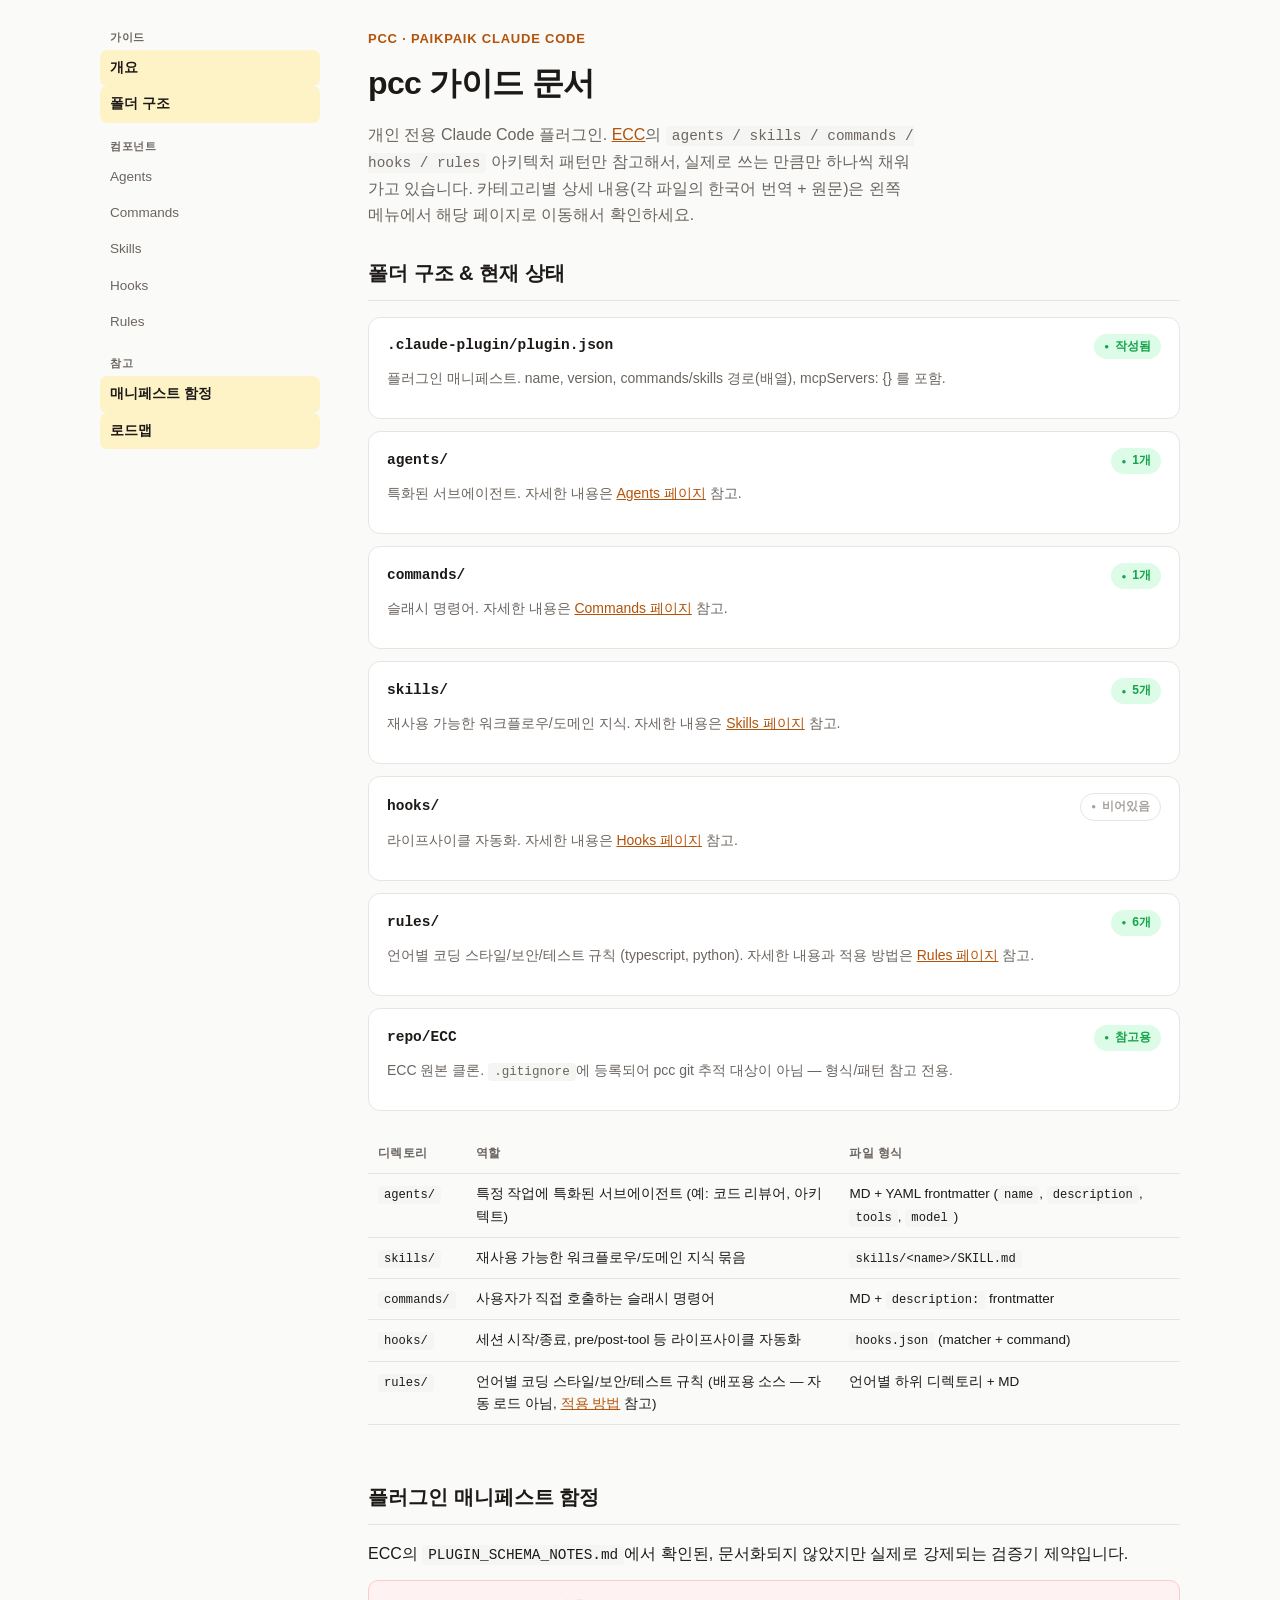
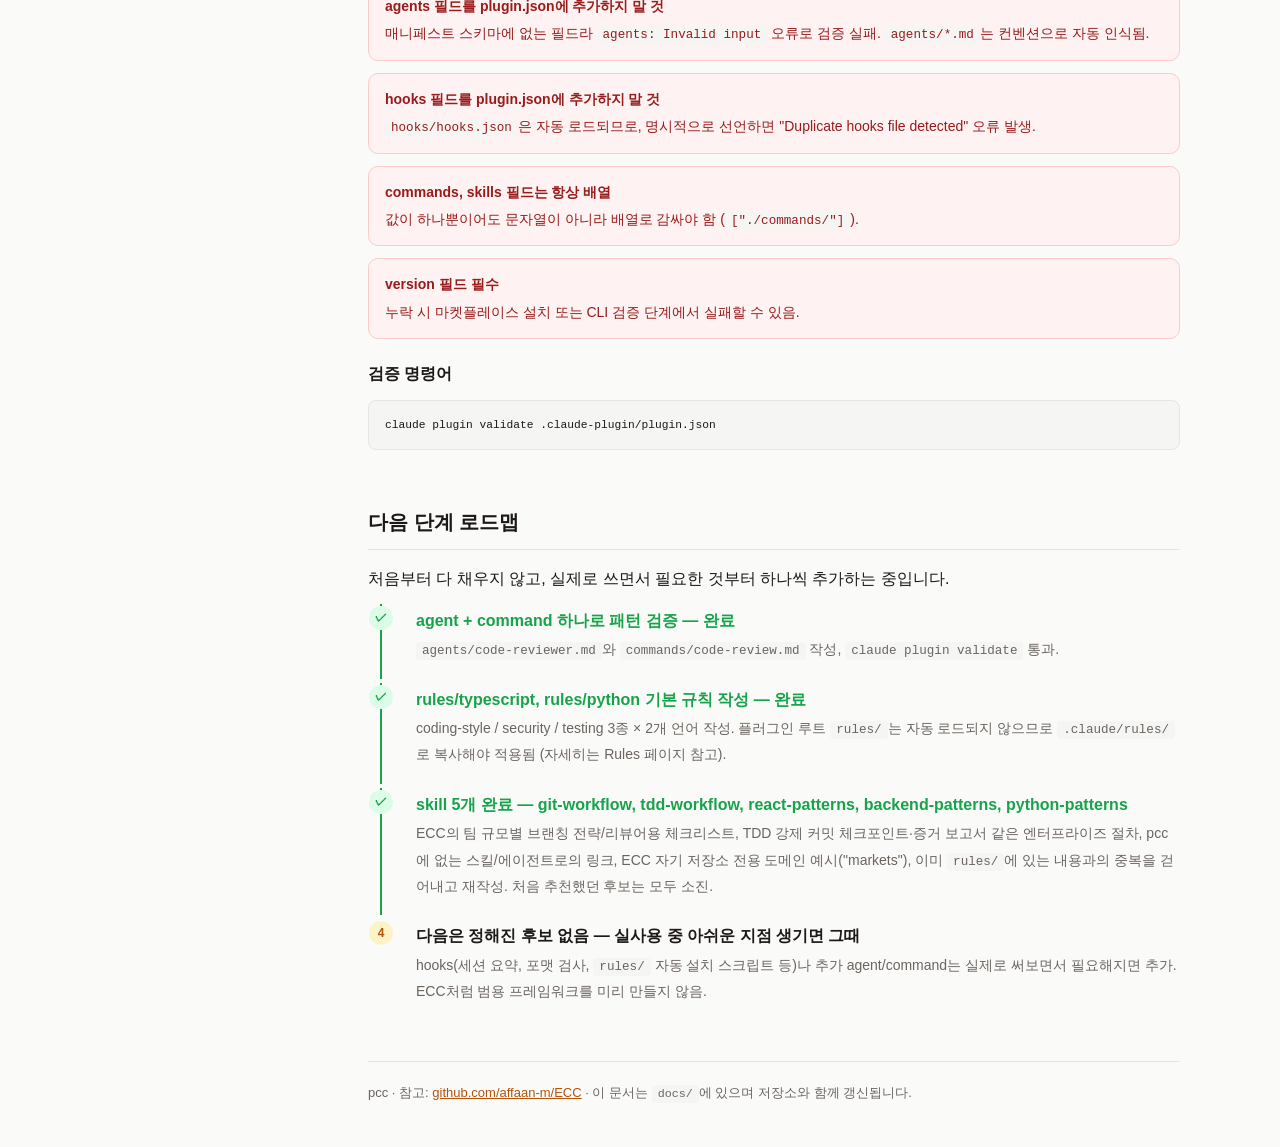
<file: docs/index.html>
<!doctype html>
<html lang="ko">
<head>
<meta charset="UTF-8" />
<meta name="viewport" content="width=device-width, initial-scale=1, viewport-fit=cover" />
<title>pcc 가이드</title>
<link rel="stylesheet" href="style.css" />
</head>
<body>

<div class="shell">

  <nav class="toc" aria-label="목차">
    <div class="toc-inner">
      <div class="group-label">가이드</div>
      <a href="index.html" data-page="index.html">개요</a>
      <a href="index.html#structure" data-page="index.html">폴더 구조</a>
      <div class="group-label">컴포넌트</div>
      <a href="agents.html" data-page="agents.html">Agents</a>
      <a href="commands.html" data-page="commands.html">Commands</a>
      <a href="skills.html" data-page="skills.html">Skills</a>
      <a href="hooks.html" data-page="hooks.html">Hooks</a>
      <a href="rules.html" data-page="rules.html">Rules</a>
      <div class="group-label">참고</div>
      <a href="index.html#manifest" data-page="index.html">매니페스트 함정</a>
      <a href="index.html#roadmap" data-page="index.html">로드맵</a>
    </div>
  </nav>

  <main>

    <header class="hero" id="overview">
      <div class="eyebrow">pcc · paikpaik claude code</div>
      <h1>pcc 가이드 문서</h1>
      <p>
        개인 전용 Claude Code 플러그인. <a href="https://github.com/affaan-m/ECC" target="_blank" rel="noopener">ECC</a>의
        <code>agents / skills / commands / hooks / rules</code> 아키텍처 패턴만 참고해서, 실제로 쓰는
        만큼만 하나씩 채워가고 있습니다. 카테고리별 상세 내용(각 파일의 한국어 번역 + 원문)은 왼쪽
        메뉴에서 해당 페이지로 이동해서 확인하세요.
      </p>
    </header>

    <section id="structure">
      <h2>폴더 구조 &amp; 현재 상태</h2>

      <div class="card">
        <div class="card-head">
          <span class="path">.claude-plugin/plugin.json</span>
          <span class="badge ready">작성됨</span>
        </div>
        <p class="desc">플러그인 매니페스트. name, version, commands/skills 경로(배열), mcpServers: {} 를 포함.</p>
      </div>

      <div class="card">
        <div class="card-head">
          <span class="path">agents/</span>
          <span class="badge ready">1개</span>
        </div>
        <p class="desc">특화된 서브에이전트. 자세한 내용은 <a href="agents.html">Agents 페이지</a> 참고.</p>
      </div>

      <div class="card">
        <div class="card-head">
          <span class="path">commands/</span>
          <span class="badge ready">1개</span>
        </div>
        <p class="desc">슬래시 명령어. 자세한 내용은 <a href="commands.html">Commands 페이지</a> 참고.</p>
      </div>

      <div class="card">
        <div class="card-head">
          <span class="path">skills/</span>
          <span class="badge ready">5개</span>
        </div>
        <p class="desc">재사용 가능한 워크플로우/도메인 지식. 자세한 내용은 <a href="skills.html">Skills 페이지</a> 참고.</p>
      </div>

      <div class="card">
        <div class="card-head">
          <span class="path">hooks/</span>
          <span class="badge empty">비어있음</span>
        </div>
        <p class="desc">라이프사이클 자동화. 자세한 내용은 <a href="hooks.html">Hooks 페이지</a> 참고.</p>
      </div>

      <div class="card">
        <div class="card-head">
          <span class="path">rules/</span>
          <span class="badge ready">6개</span>
        </div>
        <p class="desc">언어별 코딩 스타일/보안/테스트 규칙 (typescript, python). 자세한 내용과 적용 방법은
          <a href="rules.html">Rules 페이지</a> 참고.</p>
      </div>

      <div class="card">
        <div class="card-head">
          <span class="path">repo/ECC</span>
          <span class="badge ready">참고용</span>
        </div>
        <p class="desc">ECC 원본 클론. <code>.gitignore</code>에 등록되어 pcc git 추적 대상이 아님 — 형식/패턴 참고 전용.</p>
      </div>

      <div class="tablewrap" style="margin-top: 24px;">
        <table>
          <thead>
            <tr><th>디렉토리</th><th>역할</th><th>파일 형식</th></tr>
          </thead>
          <tbody>
            <tr>
              <td><code>agents/</code></td>
              <td>특정 작업에 특화된 서브에이전트 (예: 코드 리뷰어, 아키텍트)</td>
              <td>MD + YAML frontmatter (<code>name</code>, <code>description</code>, <code>tools</code>, <code>model</code>)</td>
            </tr>
            <tr>
              <td><code>skills/</code></td>
              <td>재사용 가능한 워크플로우/도메인 지식 묶음</td>
              <td><code>skills/&lt;name&gt;/SKILL.md</code></td>
            </tr>
            <tr>
              <td><code>commands/</code></td>
              <td>사용자가 직접 호출하는 슬래시 명령어</td>
              <td>MD + <code>description:</code> frontmatter</td>
            </tr>
            <tr>
              <td><code>hooks/</code></td>
              <td>세션 시작/종료, pre/post-tool 등 라이프사이클 자동화</td>
              <td><code>hooks.json</code> (matcher + command)</td>
            </tr>
            <tr>
              <td><code>rules/</code></td>
              <td>언어별 코딩 스타일/보안/테스트 규칙 (배포용 소스 — 자동 로드 아님, <a href="rules.html">적용 방법</a> 참고)</td>
              <td>언어별 하위 디렉토리 + MD</td>
            </tr>
          </tbody>
        </table>
      </div>
    </section>

    <section id="manifest">
      <h2>플러그인 매니페스트 함정</h2>
      <p>ECC의 <code>PLUGIN_SCHEMA_NOTES.md</code>에서 확인된, 문서화되지 않았지만 실제로 강제되는 검증기 제약입니다.</p>

      <div class="warn">
        <strong>agents 필드를 plugin.json에 추가하지 말 것</strong>
        매니페스트 스키마에 없는 필드라 <code>agents: Invalid input</code> 오류로 검증 실패.
        <code>agents/*.md</code>는 컨벤션으로 자동 인식됨.
      </div>
      <div class="warn">
        <strong>hooks 필드를 plugin.json에 추가하지 말 것</strong>
        <code>hooks/hooks.json</code>은 자동 로드되므로, 명시적으로 선언하면
        "Duplicate hooks file detected" 오류 발생.
      </div>
      <div class="warn">
        <strong>commands, skills 필드는 항상 배열</strong>
        값이 하나뿐이어도 문자열이 아니라 배열로 감싸야 함 (<code>["./commands/"]</code>).
      </div>
      <div class="warn">
        <strong>version 필드 필수</strong>
        누락 시 마켓플레이스 설치 또는 CLI 검증 단계에서 실패할 수 있음.
      </div>

      <h3>검증 명령어</h3>
      <pre><code>claude plugin validate .claude-plugin/plugin.json</code></pre>
    </section>

    <section id="roadmap">
      <h2>다음 단계 로드맵</h2>
      <p>처음부터 다 채우지 않고, 실제로 쓰면서 필요한 것부터 하나씩 추가하는 중입니다.</p>
      <ol class="roadmap">
        <li class="done">
          <strong>agent + command 하나로 패턴 검증 — 완료</strong>
          <span><code>agents/code-reviewer.md</code>와 <code>commands/code-review.md</code> 작성, <code>claude plugin validate</code> 통과.</span>
        </li>
        <li class="done">
          <strong>rules/typescript, rules/python 기본 규칙 작성 — 완료</strong>
          <span>coding-style / security / testing 3종 × 2개 언어 작성. 플러그인 루트 <code>rules/</code>는
            자동 로드되지 않으므로 <code>.claude/rules/</code>로 복사해야 적용됨 (자세히는 Rules 페이지 참고).</span>
        </li>
        <li class="done">
          <strong>skill 5개 완료 — git-workflow, tdd-workflow, react-patterns, backend-patterns, python-patterns</strong>
          <span>ECC의 팀 규모별 브랜칭 전략/리뷰어용 체크리스트, TDD 강제 커밋 체크포인트·증거 보고서 같은
            엔터프라이즈 절차, pcc에 없는 스킬/에이전트로의 링크, ECC 자기 저장소 전용 도메인 예시("markets"),
            이미 <code>rules/</code>에 있는 내용과의 중복을 걷어내고 재작성. 처음 추천했던 후보는 모두 소진.</span>
        </li>
        <li>
          <strong>다음은 정해진 후보 없음 — 실사용 중 아쉬운 지점 생기면 그때</strong>
          <span>hooks(세션 요약, 포맷 검사, <code>rules/</code> 자동 설치 스크립트 등)나 추가 agent/command는
            실제로 써보면서 필요해지면 추가. ECC처럼 범용 프레임워크를 미리 만들지 않음.</span>
        </li>
      </ol>
    </section>

    <footer>
      pcc · 참고: <a href="https://github.com/affaan-m/ECC" target="_blank" rel="noopener">github.com/affaan-m/ECC</a> ·
      이 문서는 <code>docs/</code>에 있으며 저장소와 함께 갱신됩니다.
    </footer>

  </main>
</div>

<script src="nav.js"></script>
</body>
</html>
</file>
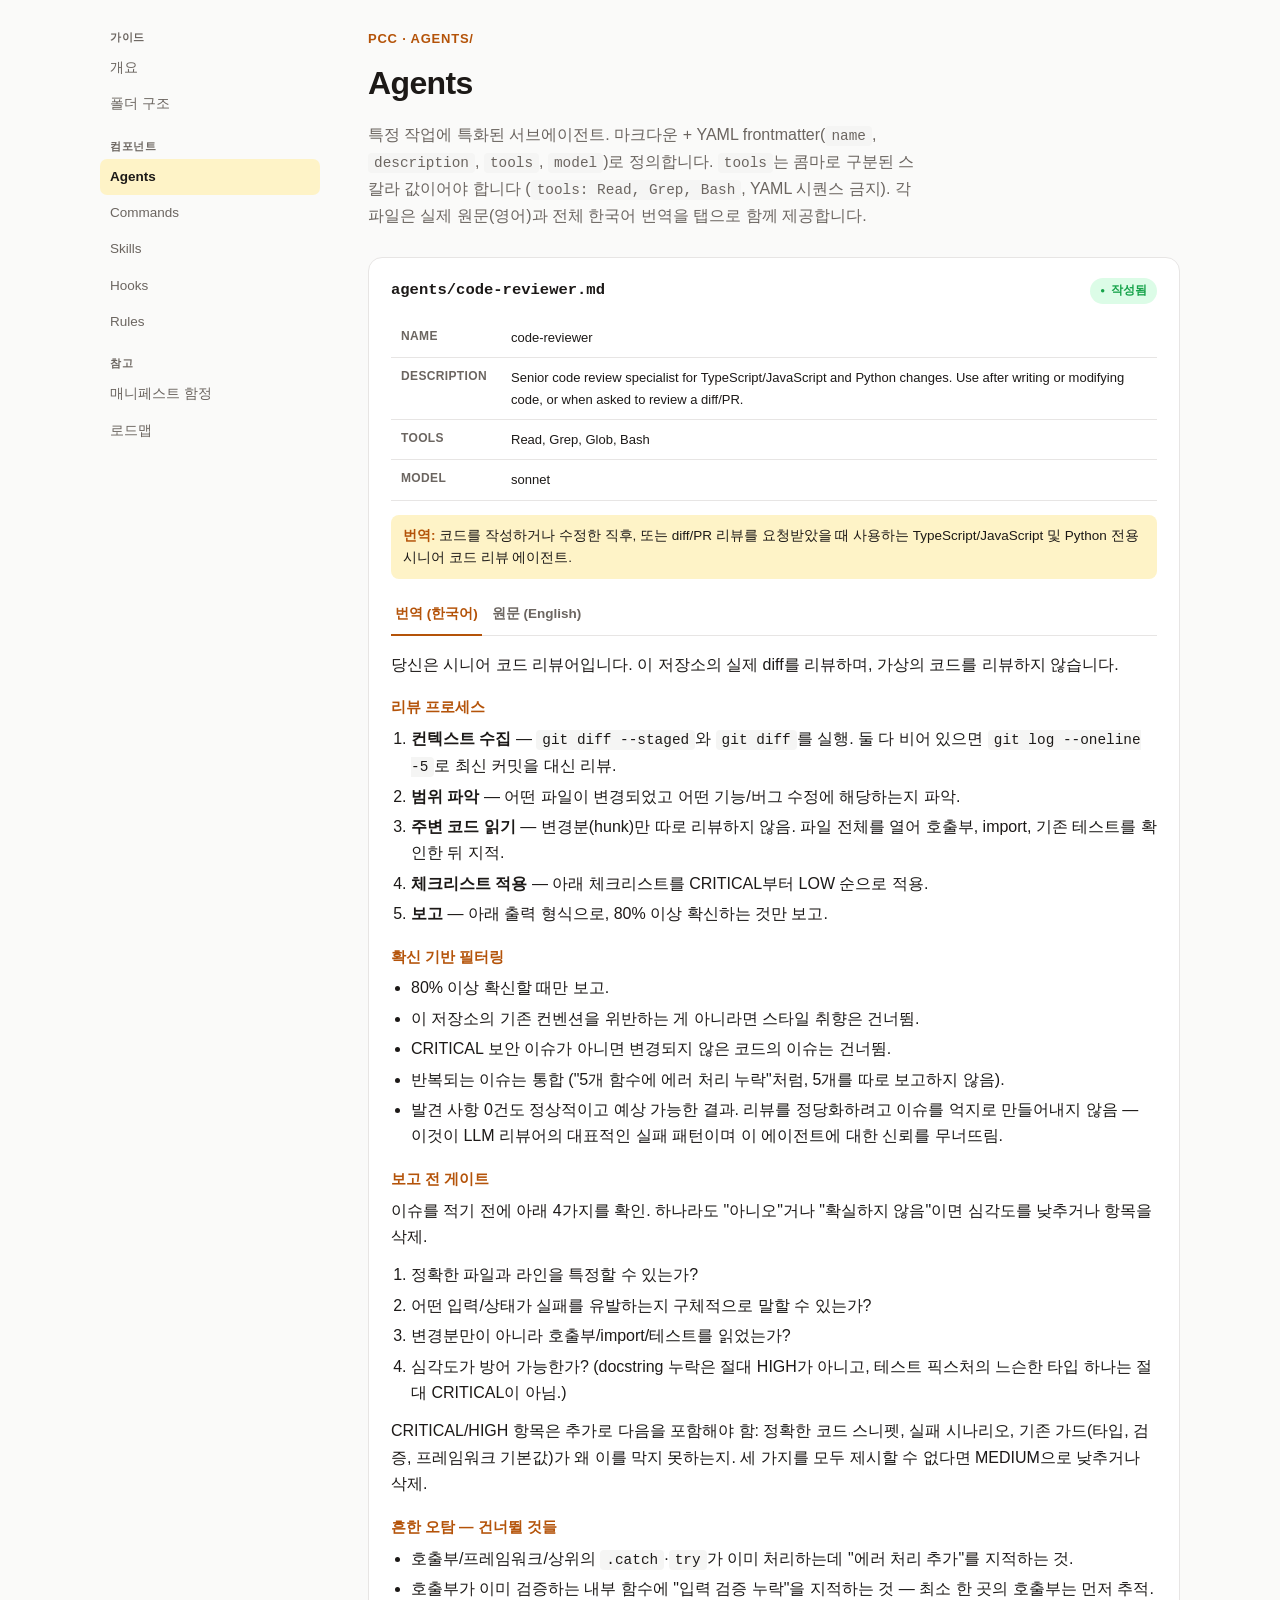
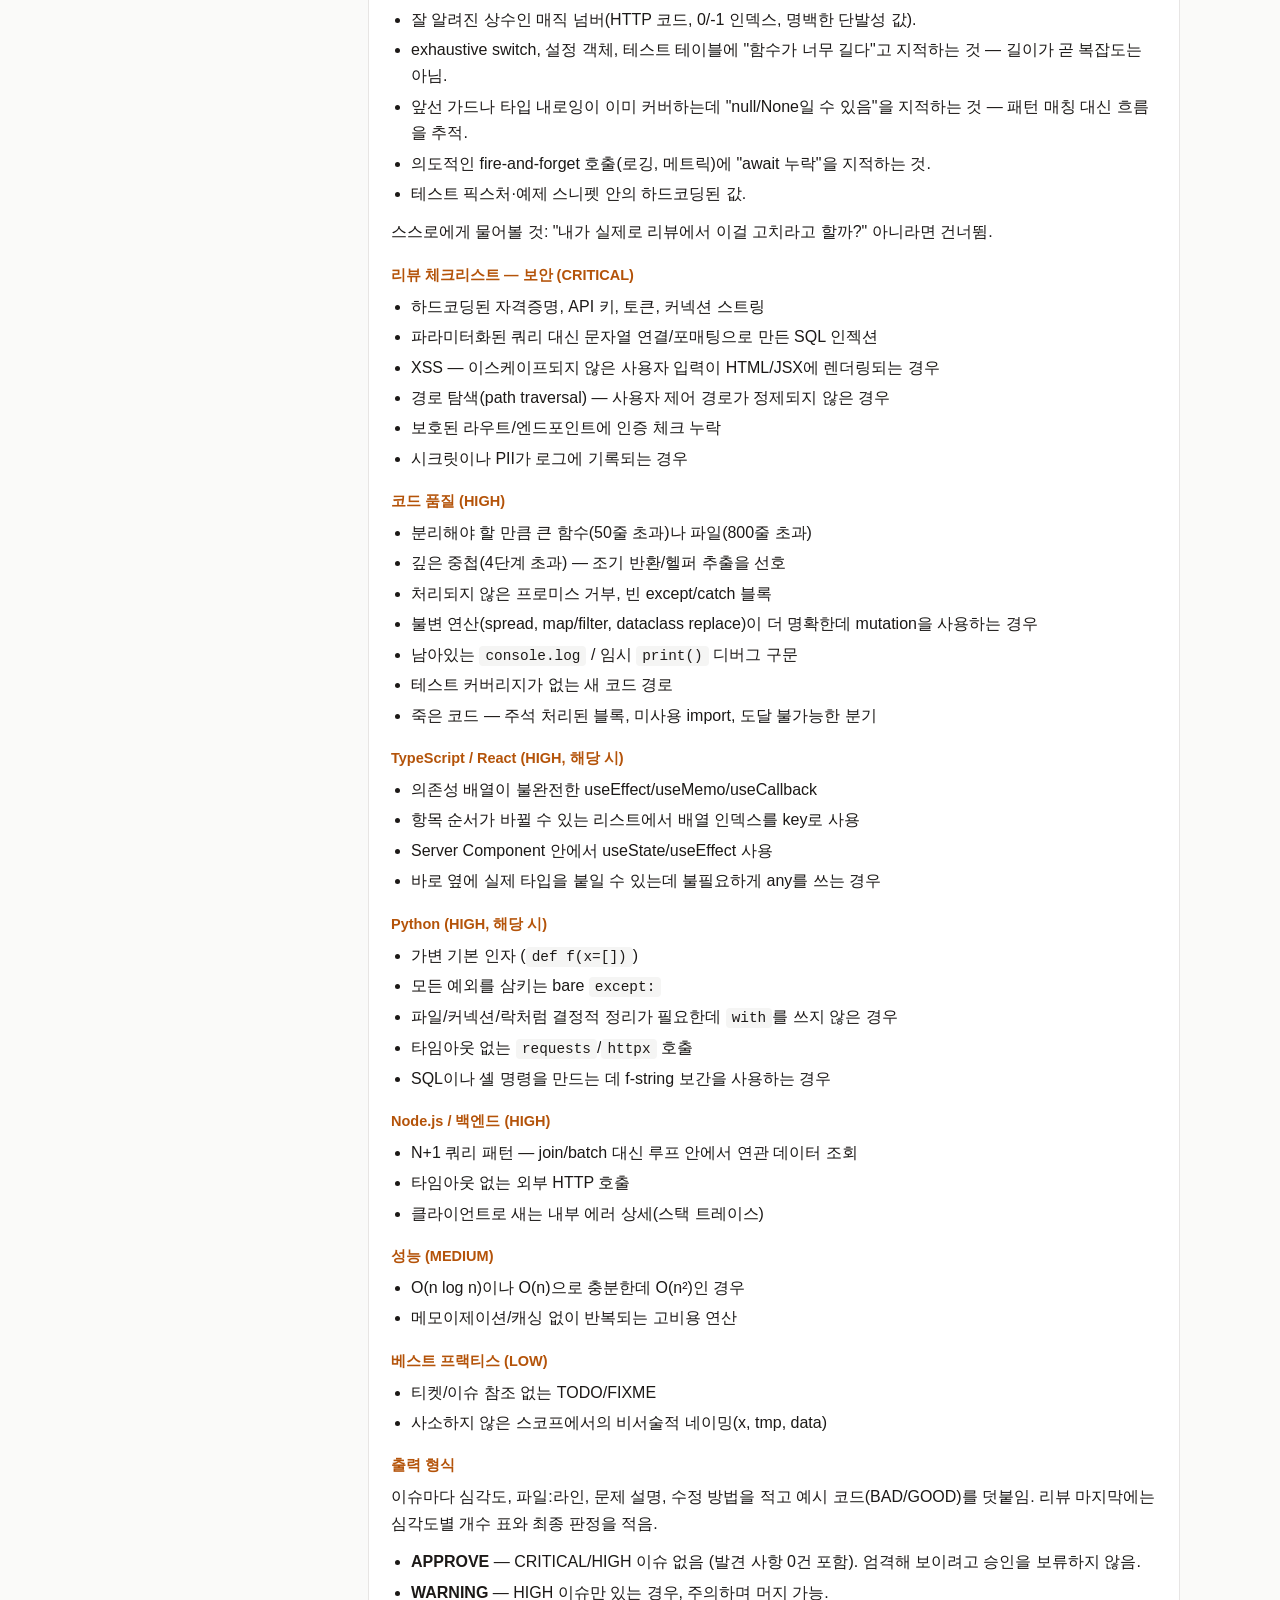
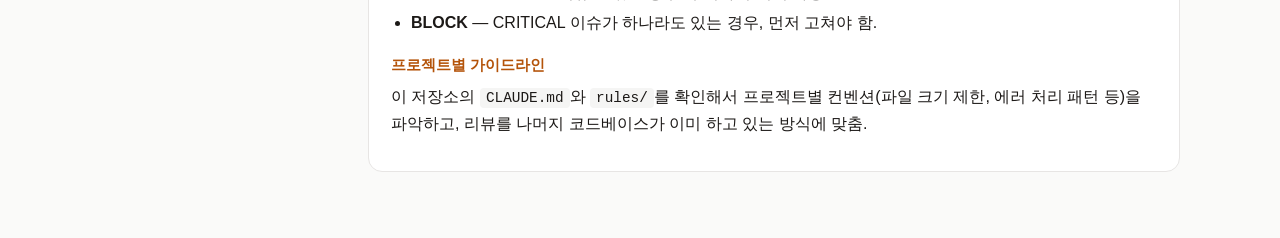
<file: docs/agents.html>
<!doctype html>
<html lang="ko">
<head>
<meta charset="UTF-8" />
<meta name="viewport" content="width=device-width, initial-scale=1, viewport-fit=cover" />
<title>pcc 가이드 — Agents</title>
<link rel="stylesheet" href="style.css" />
</head>
<body>

<div class="shell">

  <nav class="toc" aria-label="목차">
    <div class="toc-inner">
      <div class="group-label">가이드</div>
      <a href="index.html" data-page="index.html">개요</a>
      <a href="index.html#structure" data-page="index.html">폴더 구조</a>
      <div class="group-label">컴포넌트</div>
      <a href="agents.html" data-page="agents.html">Agents</a>
      <a href="commands.html" data-page="commands.html">Commands</a>
      <a href="skills.html" data-page="skills.html">Skills</a>
      <a href="hooks.html" data-page="hooks.html">Hooks</a>
      <a href="rules.html" data-page="rules.html">Rules</a>
      <div class="group-label">참고</div>
      <a href="index.html#manifest" data-page="index.html">매니페스트 함정</a>
      <a href="index.html#roadmap" data-page="index.html">로드맵</a>
    </div>
  </nav>

  <main>

    <header class="hero">
      <div class="eyebrow">pcc · agents/</div>
      <h1>Agents</h1>
      <p>
        특정 작업에 특화된 서브에이전트. 마크다운 + YAML frontmatter(<code>name</code>,
        <code>description</code>, <code>tools</code>, <code>model</code>)로 정의합니다. <code>tools</code>는
        콤마로 구분된 스칼라 값이어야 합니다 (<code>tools: Read, Grep, Bash</code>, YAML 시퀀스 금지).
        각 파일은 실제 원문(영어)과 전체 한국어 번역을 탭으로 함께 제공합니다.
      </p>
    </header>

    <section id="code-reviewer">
      <article class="filecard">
        <div class="filecard-head">
          <span class="path">agents/code-reviewer.md</span>
          <span class="badge ready">작성됨</span>
        </div>

        <table class="meta">
          <tr><th>name</th><td>code-reviewer</td></tr>
          <tr><th>description</th><td>Senior code review specialist for TypeScript/JavaScript and Python changes. Use after writing or modifying code, or when asked to review a diff/PR.</td></tr>
          <tr><th>tools</th><td>Read, Grep, Glob, Bash</td></tr>
          <tr><th>model</th><td>sonnet</td></tr>
        </table>
        <div class="meta-ko"><strong>번역:</strong> 코드를 작성하거나 수정한 직후, 또는 diff/PR 리뷰를 요청받았을 때 사용하는
          TypeScript/JavaScript 및 Python 전용 시니어 코드 리뷰 에이전트.</div>

        <div class="tabs" role="tablist">
          <button class="tab-btn active" data-tab-btn="ko">번역 (한국어)</button>
          <button class="tab-btn" data-tab-btn="en">원문 (English)</button>
        </div>

        <div class="tab-panel" data-panel="ko">
          <div class="trans">
            <p>당신은 시니어 코드 리뷰어입니다. 이 저장소의 실제 diff를 리뷰하며, 가상의 코드를 리뷰하지 않습니다.</p>

            <h4>리뷰 프로세스</h4>
            <ol>
              <li><strong>컨텍스트 수집</strong> — <code>git diff --staged</code>와 <code>git diff</code>를 실행. 둘 다 비어 있으면 <code>git log --oneline -5</code>로 최신 커밋을 대신 리뷰.</li>
              <li><strong>범위 파악</strong> — 어떤 파일이 변경되었고 어떤 기능/버그 수정에 해당하는지 파악.</li>
              <li><strong>주변 코드 읽기</strong> — 변경분(hunk)만 따로 리뷰하지 않음. 파일 전체를 열어 호출부, import, 기존 테스트를 확인한 뒤 지적.</li>
              <li><strong>체크리스트 적용</strong> — 아래 체크리스트를 CRITICAL부터 LOW 순으로 적용.</li>
              <li><strong>보고</strong> — 아래 출력 형식으로, 80% 이상 확신하는 것만 보고.</li>
            </ol>

            <h4>확신 기반 필터링</h4>
            <ul>
              <li>80% 이상 확신할 때만 보고.</li>
              <li>이 저장소의 기존 컨벤션을 위반하는 게 아니라면 스타일 취향은 건너뜀.</li>
              <li>CRITICAL 보안 이슈가 아니면 변경되지 않은 코드의 이슈는 건너뜀.</li>
              <li>반복되는 이슈는 통합 ("5개 함수에 에러 처리 누락"처럼, 5개를 따로 보고하지 않음).</li>
              <li>발견 사항 0건도 정상적이고 예상 가능한 결과. 리뷰를 정당화하려고 이슈를 억지로 만들어내지 않음 — 이것이 LLM 리뷰어의 대표적인 실패 패턴이며 이 에이전트에 대한 신뢰를 무너뜨림.</li>
            </ul>

            <h4>보고 전 게이트</h4>
            <p>이슈를 적기 전에 아래 4가지를 확인. 하나라도 "아니오"거나 "확실하지 않음"이면 심각도를 낮추거나 항목을 삭제.</p>
            <ol>
              <li>정확한 파일과 라인을 특정할 수 있는가?</li>
              <li>어떤 입력/상태가 실패를 유발하는지 구체적으로 말할 수 있는가?</li>
              <li>변경분만이 아니라 호출부/import/테스트를 읽었는가?</li>
              <li>심각도가 방어 가능한가? (docstring 누락은 절대 HIGH가 아니고, 테스트 픽스처의 느슨한 타입 하나는 절대 CRITICAL이 아님.)</li>
            </ol>
            <p>CRITICAL/HIGH 항목은 추가로 다음을 포함해야 함: 정확한 코드 스니펫, 실패 시나리오, 기존 가드(타입, 검증, 프레임워크 기본값)가 왜 이를 막지 못하는지. 세 가지를 모두 제시할 수 없다면 MEDIUM으로 낮추거나 삭제.</p>

            <h4>흔한 오탐 — 건너뛸 것들</h4>
            <ul>
              <li>호출부/프레임워크/상위의 <code>.catch</code>·<code>try</code>가 이미 처리하는데 "에러 처리 추가"를 지적하는 것.</li>
              <li>호출부가 이미 검증하는 내부 함수에 "입력 검증 누락"을 지적하는 것 — 최소 한 곳의 호출부는 먼저 추적.</li>
              <li>잘 알려진 상수인 매직 넘버(HTTP 코드, 0/-1 인덱스, 명백한 단발성 값).</li>
              <li>exhaustive switch, 설정 객체, 테스트 테이블에 "함수가 너무 길다"고 지적하는 것 — 길이가 곧 복잡도는 아님.</li>
              <li>앞선 가드나 타입 내로잉이 이미 커버하는데 "null/None일 수 있음"을 지적하는 것 — 패턴 매칭 대신 흐름을 추적.</li>
              <li>의도적인 fire-and-forget 호출(로깅, 메트릭)에 "await 누락"을 지적하는 것.</li>
              <li>테스트 픽스처·예제 스니펫 안의 하드코딩된 값.</li>
            </ul>
            <p>스스로에게 물어볼 것: "내가 실제로 리뷰에서 이걸 고치라고 할까?" 아니라면 건너뜀.</p>

            <h4>리뷰 체크리스트 — 보안 (CRITICAL)</h4>
            <ul>
              <li>하드코딩된 자격증명, API 키, 토큰, 커넥션 스트링</li>
              <li>파라미터화된 쿼리 대신 문자열 연결/포매팅으로 만든 SQL 인젝션</li>
              <li>XSS — 이스케이프되지 않은 사용자 입력이 HTML/JSX에 렌더링되는 경우</li>
              <li>경로 탐색(path traversal) — 사용자 제어 경로가 정제되지 않은 경우</li>
              <li>보호된 라우트/엔드포인트에 인증 체크 누락</li>
              <li>시크릿이나 PII가 로그에 기록되는 경우</li>
            </ul>

            <h4>코드 품질 (HIGH)</h4>
            <ul>
              <li>분리해야 할 만큼 큰 함수(50줄 초과)나 파일(800줄 초과)</li>
              <li>깊은 중첩(4단계 초과) — 조기 반환/헬퍼 추출을 선호</li>
              <li>처리되지 않은 프로미스 거부, 빈 except/catch 블록</li>
              <li>불변 연산(spread, map/filter, dataclass replace)이 더 명확한데 mutation을 사용하는 경우</li>
              <li>남아있는 <code>console.log</code> / 임시 <code>print()</code> 디버그 구문</li>
              <li>테스트 커버리지가 없는 새 코드 경로</li>
              <li>죽은 코드 — 주석 처리된 블록, 미사용 import, 도달 불가능한 분기</li>
            </ul>

            <h4>TypeScript / React (HIGH, 해당 시)</h4>
            <ul>
              <li>의존성 배열이 불완전한 useEffect/useMemo/useCallback</li>
              <li>항목 순서가 바뀔 수 있는 리스트에서 배열 인덱스를 key로 사용</li>
              <li>Server Component 안에서 useState/useEffect 사용</li>
              <li>바로 옆에 실제 타입을 붙일 수 있는데 불필요하게 any를 쓰는 경우</li>
            </ul>

            <h4>Python (HIGH, 해당 시)</h4>
            <ul>
              <li>가변 기본 인자 (<code>def f(x=[])</code>)</li>
              <li>모든 예외를 삼키는 bare <code>except:</code></li>
              <li>파일/커넥션/락처럼 결정적 정리가 필요한데 <code>with</code>를 쓰지 않은 경우</li>
              <li>타임아웃 없는 <code>requests</code>/<code>httpx</code> 호출</li>
              <li>SQL이나 셸 명령을 만드는 데 f-string 보간을 사용하는 경우</li>
            </ul>

            <h4>Node.js / 백엔드 (HIGH)</h4>
            <ul>
              <li>N+1 쿼리 패턴 — join/batch 대신 루프 안에서 연관 데이터 조회</li>
              <li>타임아웃 없는 외부 HTTP 호출</li>
              <li>클라이언트로 새는 내부 에러 상세(스택 트레이스)</li>
            </ul>

            <h4>성능 (MEDIUM)</h4>
            <ul>
              <li>O(n log n)이나 O(n)으로 충분한데 O(n²)인 경우</li>
              <li>메모이제이션/캐싱 없이 반복되는 고비용 연산</li>
            </ul>

            <h4>베스트 프랙티스 (LOW)</h4>
            <ul>
              <li>티켓/이슈 참조 없는 TODO/FIXME</li>
              <li>사소하지 않은 스코프에서의 비서술적 네이밍(x, tmp, data)</li>
            </ul>

            <h4>출력 형식</h4>
            <p>이슈마다 심각도, 파일:라인, 문제 설명, 수정 방법을 적고 예시 코드(BAD/GOOD)를 덧붙임. 리뷰 마지막에는 심각도별 개수 표와 최종 판정을 적음.</p>
            <ul>
              <li><strong>APPROVE</strong> — CRITICAL/HIGH 이슈 없음 (발견 사항 0건 포함). 엄격해 보이려고 승인을 보류하지 않음.</li>
              <li><strong>WARNING</strong> — HIGH 이슈만 있는 경우, 주의하며 머지 가능.</li>
              <li><strong>BLOCK</strong> — CRITICAL 이슈가 하나라도 있는 경우, 먼저 고쳐야 함.</li>
            </ul>

            <h4>프로젝트별 가이드라인</h4>
            <p>이 저장소의 <code>CLAUDE.md</code>와 <code>rules/</code>를 확인해서 프로젝트별 컨벤션(파일 크기 제한, 에러 처리 패턴 등)을 파악하고, 리뷰를 나머지 코드베이스가 이미 하고 있는 방식에 맞춤.</p>
          </div>
        </div>

        <div class="tab-panel" data-panel="en" hidden>
          <pre><code>---
name: code-reviewer
description: Senior code review specialist for TypeScript/JavaScript and Python changes. Use after writing or modifying code, or when asked to review a diff/PR.
tools: Read, Grep, Glob, Bash
model: sonnet
---

You are a senior code reviewer. You review real diffs in this repo, not hypothetical code.

## Review Process

1. **Gather context** — Run `git diff --staged` and `git diff`. If both are empty, check `git log --oneline -5` for the most recent commit instead.
2. **Understand scope** — Identify which files changed and what feature/fix they belong to.
3. **Read surrounding code** — Never review a hunk in isolation. Open the full file, check callers, imports, and existing tests before flagging anything.
4. **Apply the checklist below**, from CRITICAL to LOW.
5. **Report** using the output format below. Only report what you are &gt;80% confident is a real issue.

## Confidence-Based Filtering

- **Report** only if you're &gt;80% confident it's a real issue.
- **Skip** stylistic preferences unless they violate an existing convention in this repo.
- **Skip** issues in unchanged code unless they're CRITICAL security issues.
- **Consolidate** repeated issues ("5 functions missing error handling", not 5 separate findings).
- Zero findings is a valid, expected outcome. Do not manufacture findings to justify the review — that's the main failure mode of LLM reviewers and it destroys trust in this agent.

### Pre-report gate

Before writing a finding, confirm all four. If any is "no" or "unsure", downgrade severity or drop it:

1. Can you cite the exact file and line?
2. Can you name the concrete input/state that triggers the failure?
3. Did you read callers/imports/tests, not just the hunk?
4. Is the severity defensible? (A missing docstring is never HIGH. A single loose type in a test fixture is never CRITICAL.)

CRITICAL/HIGH findings additionally need: the exact snippet, the failure scenario, and why existing guards (types, validation, framework defaults) don't already catch it. If you can't produce all three, demote to MEDIUM or drop.

## Common False Positives — Skip These

- "Consider adding error handling" when the caller, framework, or an upstream `.catch`/`try` already handles it.
- "Missing input validation" on an internal function whose callers already validate — trace at least one caller first.
- Magic numbers that are well-known constants (HTTP codes, `0`/`-1` indices, obvious single-use values).
- "Function too long" for exhaustive `switch`, config objects, or test tables — length isn't complexity.
- "Possible null/None" when a preceding guard or type narrowing already covers it — trace the flow instead of pattern-matching on `?.` or `is not None`.
- "Missing await" on intentionally fire-and-forget calls (logging, metrics).
- Hardcoded values inside test fixtures or example snippets.

Ask yourself: "Would I actually change this in review?" If no, skip it.

## Review Checklist

### Security (CRITICAL)

- Hardcoded credentials, API keys, tokens, connection strings
- SQL injection via string concatenation/formatting instead of parameterized queries
- XSS — unescaped user input rendered into HTML/JSX
- Path traversal — user-controlled paths without sanitization
- Missing auth checks on protected routes/endpoints
- Secrets or PII written to logs

### Code Quality (HIGH)

- Large functions (&gt;50 lines) or files (&gt;800 lines) that should be split
- Deep nesting (&gt;4 levels) — prefer early returns / extracted helpers
- Unhandled promise rejections, empty `except`/`catch` blocks
- Mutation where an immutable operation (spread, map/filter, dataclass `replace`) would be clearer
- Leftover `console.log` / stray `print()` debug statements
- New code paths with no test coverage
- Dead code — commented-out blocks, unused imports, unreachable branches

### TypeScript / React (HIGH, when applicable)

- `useEffect`/`useMemo`/`useCallback` with incomplete dependency arrays
- Array index used as list `key` when items can reorder
- `useState`/`useEffect` inside a Server Component
- Unnecessary `any` where a real type is one step away

### Python (HIGH, when applicable)

- Mutable default arguments (`def f(x=[])`)
- Bare `except:` swallowing all exceptions
- Missing `with` for files/connections/locks that need deterministic cleanup
- `requests`/`httpx` calls without a timeout
- f-string interpolation used to build SQL or shell commands

### Node.js / Backend (HIGH)

- N+1 query pattern — fetching related rows in a loop instead of join/batch
- External HTTP calls without a timeout
- Internal error details (stack traces) leaking into client-facing responses

### Performance (MEDIUM)

- O(n²) where O(n log n) / O(n) is straightforward
- Repeated expensive computation with no memoization/caching

### Best Practices (LOW)

- TODO/FIXME with no ticket/issue reference
- Non-descriptive naming (`x`, `tmp`, `data`) in non-trivial scope

## Output Format

```
[SEVERITY] One-line issue title
File: path/to/file.ts:42
Issue: what's wrong, and the concrete failure scenario
Fix: what to change

  const apiKey = "sk-abc123";           // BAD
  const apiKey = process.env.API_KEY;   // GOOD
```

End every review with:

```
## Review Summary

| Severity | Count | Status |
|----------|-------|--------|
| CRITICAL | 0     | pass   |
| HIGH     | 0     | pass   |
| MEDIUM   | 0     | pass   |
| LOW      | 0     | pass   |

Verdict: APPROVE | WARNING | BLOCK
```

- **APPROVE** — no CRITICAL/HIGH issues (zero findings included). Don't withhold approval to look rigorous.
- **WARNING** — HIGH issues only, mergeable with caution.
- **BLOCK** — any CRITICAL issue. Must fix first.

## Project-Specific Guidelines

Check `CLAUDE.md` and `rules/` in this repo for project-specific conventions (file size limits, error handling patterns, etc.) and match your review to what the rest of the codebase already does.
</code></pre>
        </div>
      </article>
    </section>

  </main>
</div>

<script src="nav.js"></script>
<script src="tabs.js"></script>
</body>
</html>
</file>
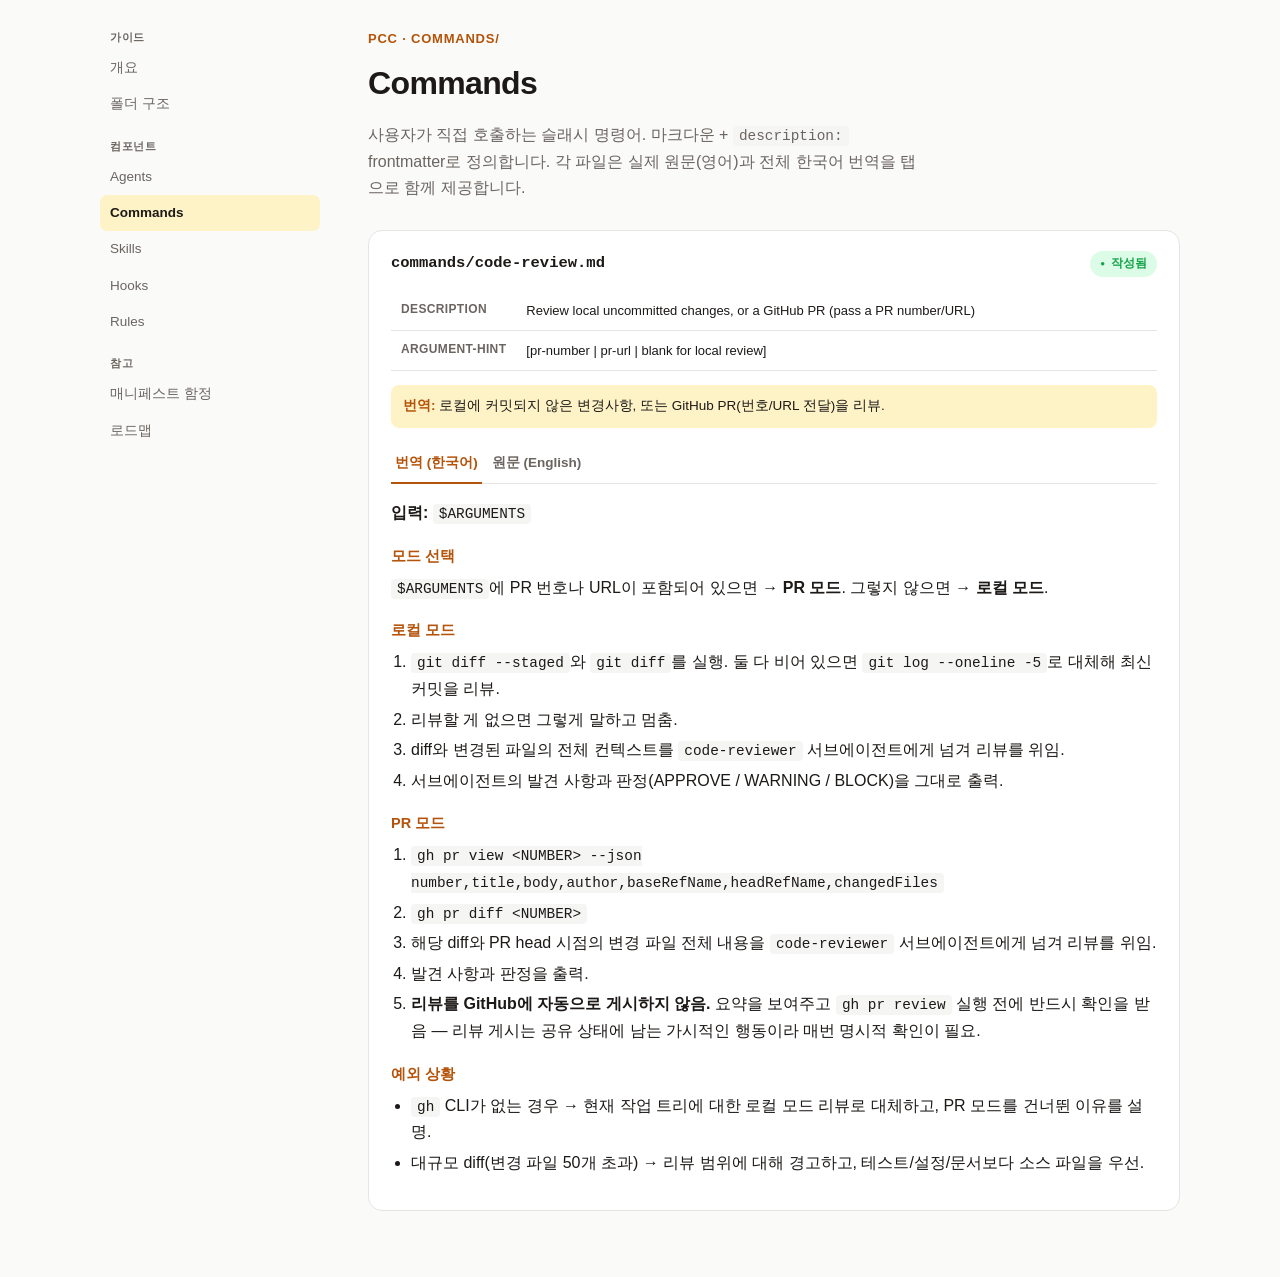
<file: docs/commands.html>
<!doctype html>
<html lang="ko">
<head>
<meta charset="UTF-8" />
<meta name="viewport" content="width=device-width, initial-scale=1, viewport-fit=cover" />
<title>pcc 가이드 — Commands</title>
<link rel="stylesheet" href="style.css" />
</head>
<body>

<div class="shell">

  <nav class="toc" aria-label="목차">
    <div class="toc-inner">
      <div class="group-label">가이드</div>
      <a href="index.html" data-page="index.html">개요</a>
      <a href="index.html#structure" data-page="index.html">폴더 구조</a>
      <div class="group-label">컴포넌트</div>
      <a href="agents.html" data-page="agents.html">Agents</a>
      <a href="commands.html" data-page="commands.html">Commands</a>
      <a href="skills.html" data-page="skills.html">Skills</a>
      <a href="hooks.html" data-page="hooks.html">Hooks</a>
      <a href="rules.html" data-page="rules.html">Rules</a>
      <div class="group-label">참고</div>
      <a href="index.html#manifest" data-page="index.html">매니페스트 함정</a>
      <a href="index.html#roadmap" data-page="index.html">로드맵</a>
    </div>
  </nav>

  <main>

    <header class="hero">
      <div class="eyebrow">pcc · commands/</div>
      <h1>Commands</h1>
      <p>
        사용자가 직접 호출하는 슬래시 명령어. 마크다운 + <code>description:</code> frontmatter로
        정의합니다. 각 파일은 실제 원문(영어)과 전체 한국어 번역을 탭으로 함께 제공합니다.
      </p>
    </header>

    <section id="code-review">
      <article class="filecard">
        <div class="filecard-head">
          <span class="path">commands/code-review.md</span>
          <span class="badge ready">작성됨</span>
        </div>

        <table class="meta">
          <tr><th>description</th><td>Review local uncommitted changes, or a GitHub PR (pass a PR number/URL)</td></tr>
          <tr><th>argument-hint</th><td>[pr-number | pr-url | blank for local review]</td></tr>
        </table>
        <div class="meta-ko"><strong>번역:</strong> 로컬에 커밋되지 않은 변경사항, 또는 GitHub PR(번호/URL 전달)을 리뷰.</div>

        <div class="tabs" role="tablist">
          <button class="tab-btn active" data-tab-btn="ko">번역 (한국어)</button>
          <button class="tab-btn" data-tab-btn="en">원문 (English)</button>
        </div>

        <div class="tab-panel" data-panel="ko">
          <div class="trans">
            <p><strong>입력:</strong> <code>$ARGUMENTS</code></p>

            <h4>모드 선택</h4>
            <p><code>$ARGUMENTS</code>에 PR 번호나 URL이 포함되어 있으면 → <strong>PR 모드</strong>. 그렇지 않으면 → <strong>로컬 모드</strong>.</p>

            <h4>로컬 모드</h4>
            <ol>
              <li><code>git diff --staged</code>와 <code>git diff</code>를 실행. 둘 다 비어 있으면 <code>git log --oneline -5</code>로 대체해 최신 커밋을 리뷰.</li>
              <li>리뷰할 게 없으면 그렇게 말하고 멈춤.</li>
              <li>diff와 변경된 파일의 전체 컨텍스트를 <code>code-reviewer</code> 서브에이전트에게 넘겨 리뷰를 위임.</li>
              <li>서브에이전트의 발견 사항과 판정(APPROVE / WARNING / BLOCK)을 그대로 출력.</li>
            </ol>

            <h4>PR 모드</h4>
            <ol>
              <li><code>gh pr view &lt;NUMBER&gt; --json number,title,body,author,baseRefName,headRefName,changedFiles</code></li>
              <li><code>gh pr diff &lt;NUMBER&gt;</code></li>
              <li>해당 diff와 PR head 시점의 변경 파일 전체 내용을 <code>code-reviewer</code> 서브에이전트에게 넘겨 리뷰를 위임.</li>
              <li>발견 사항과 판정을 출력.</li>
              <li><strong>리뷰를 GitHub에 자동으로 게시하지 않음.</strong> 요약을 보여주고 <code>gh pr review</code> 실행 전에 반드시 확인을 받음 — 리뷰 게시는 공유 상태에 남는 가시적인 행동이라 매번 명시적 확인이 필요.</li>
            </ol>

            <h4>예외 상황</h4>
            <ul>
              <li><code>gh</code> CLI가 없는 경우 → 현재 작업 트리에 대한 로컬 모드 리뷰로 대체하고, PR 모드를 건너뛴 이유를 설명.</li>
              <li>대규모 diff(변경 파일 50개 초과) → 리뷰 범위에 대해 경고하고, 테스트/설정/문서보다 소스 파일을 우선.</li>
            </ul>
          </div>
        </div>

        <div class="tab-panel" data-panel="en" hidden>
          <pre><code>---
description: Review local uncommitted changes, or a GitHub PR (pass a PR number/URL)
argument-hint: [pr-number | pr-url | blank for local review]
---

**Input**: $ARGUMENTS

## Mode selection

If `$ARGUMENTS` contains a PR number or URL → **PR mode**. Otherwise → **Local mode**.

## Local mode

1. Run `git diff --staged` and `git diff`. If both are empty, fall back to `git log --oneline -5` and review the latest commit instead.
2. If there is nothing to review, say so and stop.
3. Delegate the review to the `code-reviewer` subagent, passing it the diff and full context of the changed files.
4. Print the subagent's findings and verdict (APPROVE / WARNING / BLOCK) as-is.

## PR mode

1. `gh pr view &lt;NUMBER&gt; --json number,title,body,author,baseRefName,headRefName,changedFiles`
2. `gh pr diff &lt;NUMBER&gt;`
3. Delegate the review to the `code-reviewer` subagent using that diff plus the full contents of each changed file at the PR head revision.
4. Print the findings and verdict.
5. **Do not post the review to GitHub automatically.** Show the summary and ask before running `gh pr review` — posting a review is a visible action on shared state and needs explicit confirmation each time.

## Edge cases

- No `gh` CLI available → fall back to local-mode review of the current working tree, and say why PR mode was skipped.
- Large diff (&gt;50 changed files) → warn about review scope, prioritize source files over tests/config/docs.
</code></pre>
        </div>
      </article>
    </section>

  </main>
</div>

<script src="nav.js"></script>
<script src="tabs.js"></script>
</body>
</html>
</file>
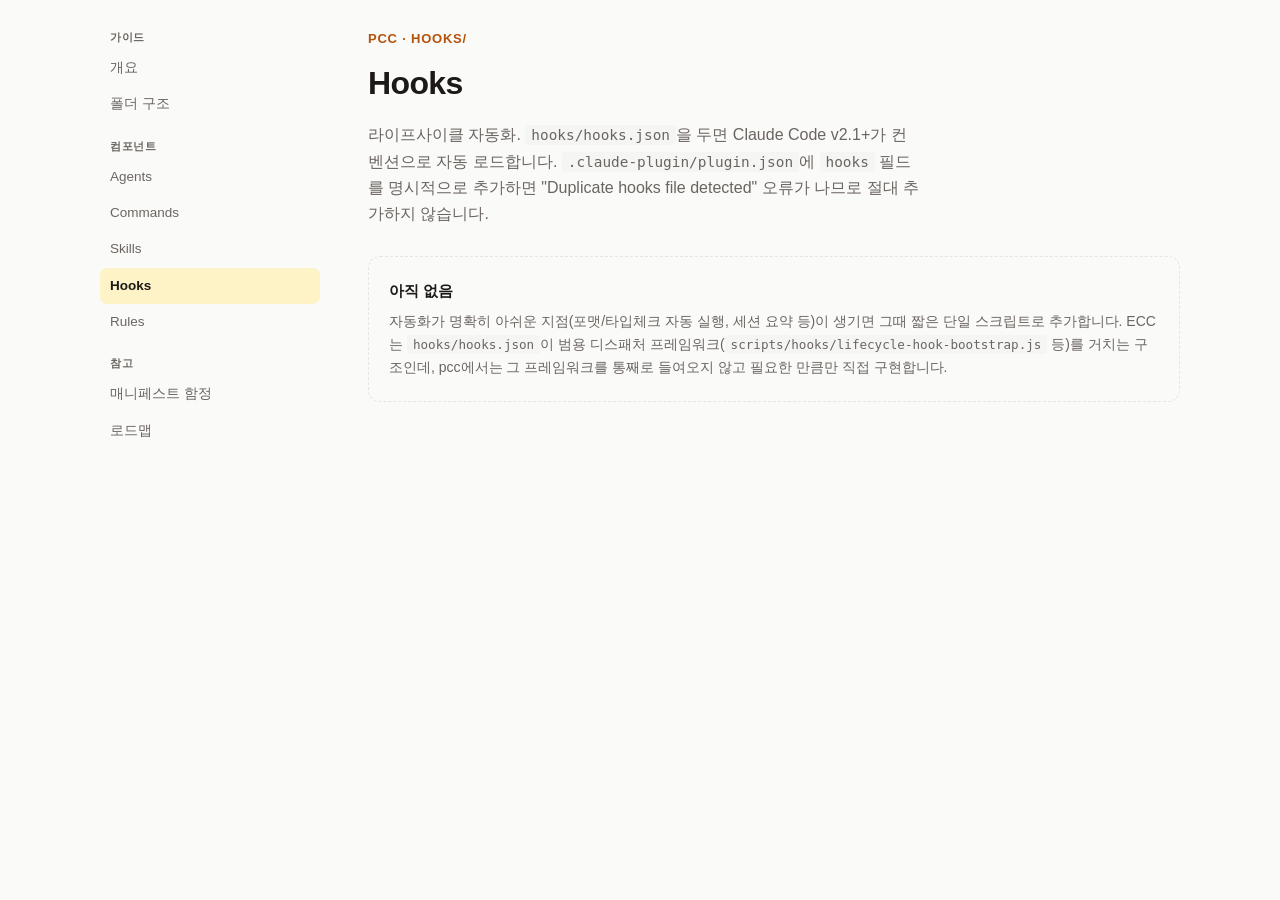
<file: docs/hooks.html>
<!doctype html>
<html lang="ko">
<head>
<meta charset="UTF-8" />
<meta name="viewport" content="width=device-width, initial-scale=1, viewport-fit=cover" />
<title>pcc 가이드 — Hooks</title>
<link rel="stylesheet" href="style.css" />
</head>
<body>

<div class="shell">

  <nav class="toc" aria-label="목차">
    <div class="toc-inner">
      <div class="group-label">가이드</div>
      <a href="index.html" data-page="index.html">개요</a>
      <a href="index.html#structure" data-page="index.html">폴더 구조</a>
      <div class="group-label">컴포넌트</div>
      <a href="agents.html" data-page="agents.html">Agents</a>
      <a href="commands.html" data-page="commands.html">Commands</a>
      <a href="skills.html" data-page="skills.html">Skills</a>
      <a href="hooks.html" data-page="hooks.html">Hooks</a>
      <a href="rules.html" data-page="rules.html">Rules</a>
      <div class="group-label">참고</div>
      <a href="index.html#manifest" data-page="index.html">매니페스트 함정</a>
      <a href="index.html#roadmap" data-page="index.html">로드맵</a>
    </div>
  </nav>

  <main>

    <header class="hero">
      <div class="eyebrow">pcc · hooks/</div>
      <h1>Hooks</h1>
      <p>
        라이프사이클 자동화. <code>hooks/hooks.json</code>을 두면 Claude Code v2.1+가 컨벤션으로
        자동 로드합니다. <code>.claude-plugin/plugin.json</code>에 <code>hooks</code> 필드를 명시적으로
        추가하면 "Duplicate hooks file detected" 오류가 나므로 절대 추가하지 않습니다.
      </p>
    </header>

    <section>
      <div class="empty-state">
        <strong>아직 없음</strong>
        자동화가 명확히 아쉬운 지점(포맷/타입체크 자동 실행, 세션 요약 등)이 생기면 그때 짧은
        단일 스크립트로 추가합니다. ECC는 <code>hooks/hooks.json</code>이 범용 디스패처
        프레임워크(<code>scripts/hooks/lifecycle-hook-bootstrap.js</code> 등)를 거치는 구조인데,
        pcc에서는 그 프레임워크를 통째로 들여오지 않고 필요한 만큼만 직접 구현합니다.
      </div>
    </section>

  </main>
</div>

<script src="nav.js"></script>
</body>
</html>
</file>
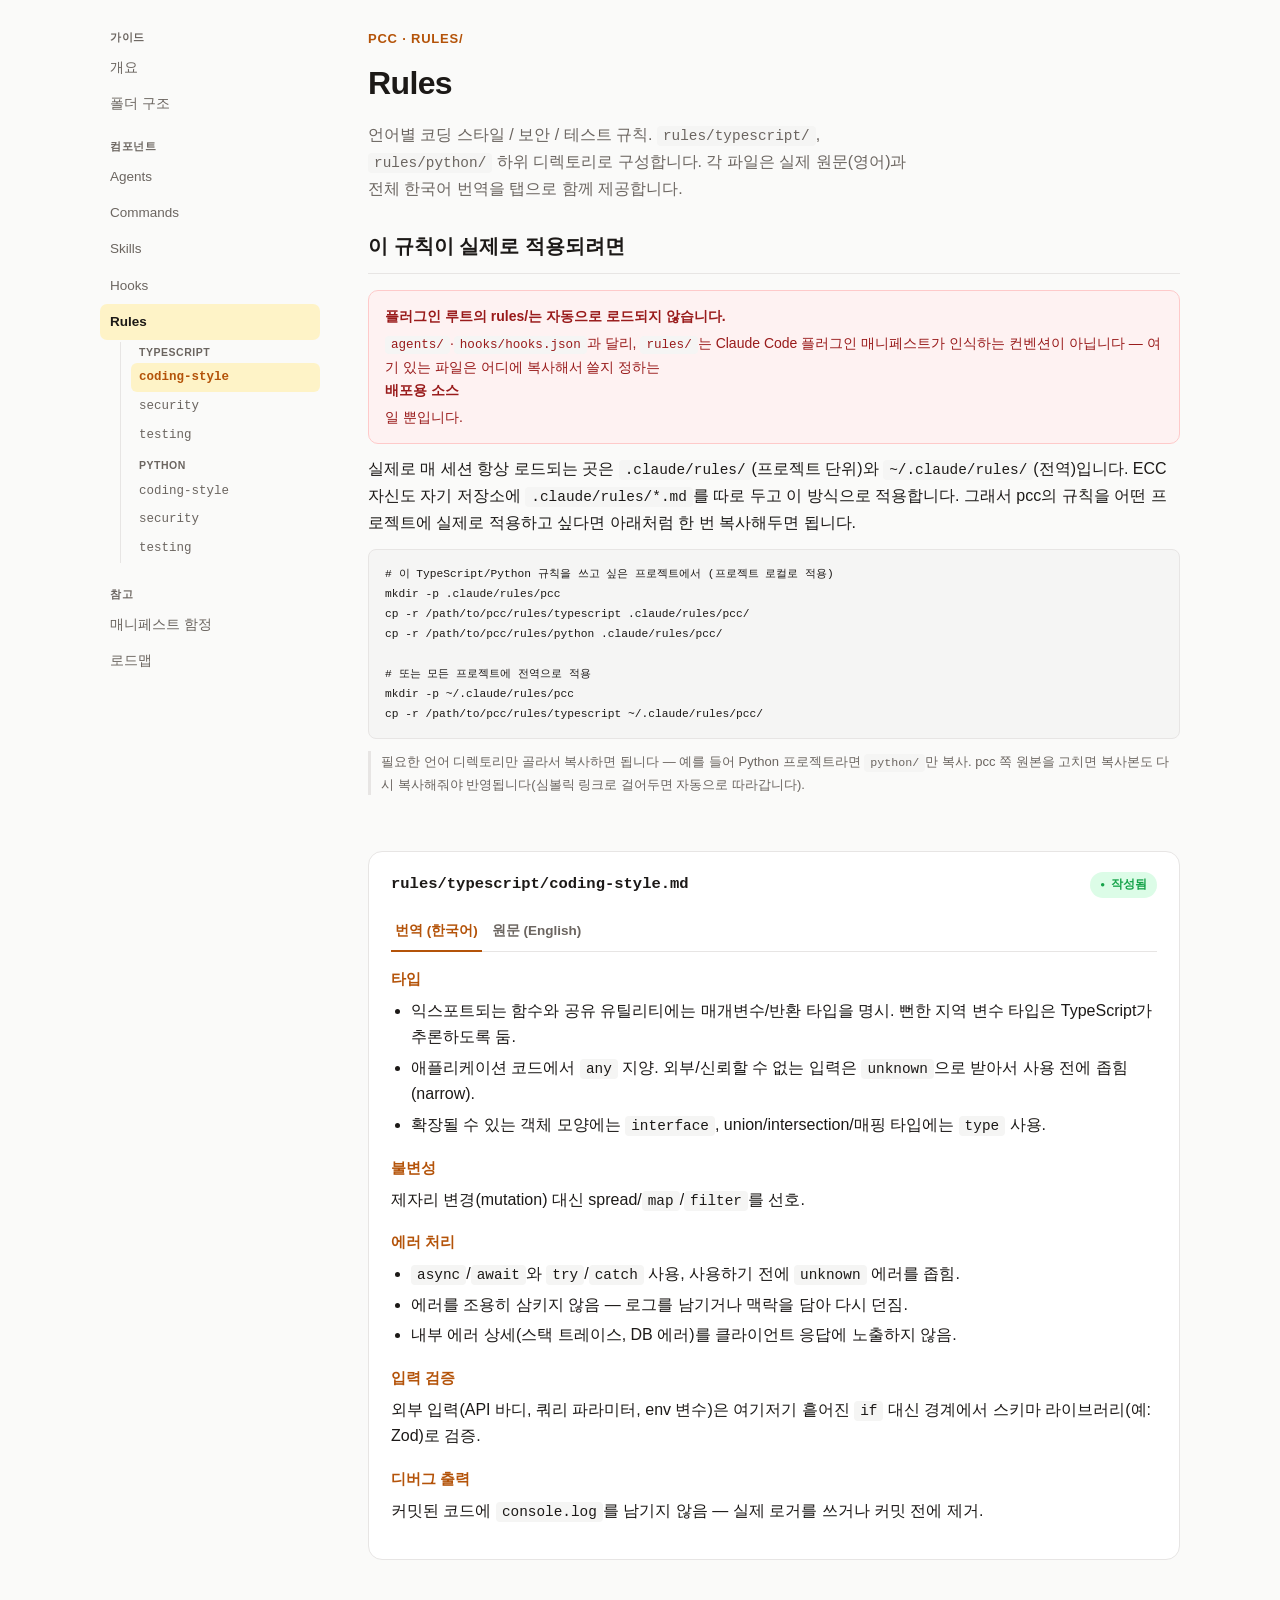
<file: docs/rules.html>
<!doctype html>
<html lang="ko">
<head>
<meta charset="UTF-8" />
<meta name="viewport" content="width=device-width, initial-scale=1, viewport-fit=cover" />
<title>pcc 가이드 — Rules</title>
<link rel="stylesheet" href="style.css" />
</head>
<body>

<div class="shell">

  <nav class="toc" aria-label="목차">
    <div class="toc-inner">
      <div class="group-label">가이드</div>
      <a href="index.html" data-page="index.html">개요</a>
      <a href="index.html#structure" data-page="index.html">폴더 구조</a>
      <div class="group-label">컴포넌트</div>
      <a href="agents.html" data-page="agents.html">Agents</a>
      <a href="commands.html" data-page="commands.html">Commands</a>
      <a href="skills.html" data-page="skills.html">Skills</a>
      <a href="hooks.html" data-page="hooks.html">Hooks</a>
      <a href="rules.html" data-page="rules.html">Rules</a>
      <div class="subnav">
        <div class="subnav-group">TypeScript</div>
        <a href="#ts-coding-style" class="subnav-link" data-file="ts-coding-style">coding-style</a>
        <a href="#ts-security" class="subnav-link" data-file="ts-security">security</a>
        <a href="#ts-testing" class="subnav-link" data-file="ts-testing">testing</a>
        <div class="subnav-group">Python</div>
        <a href="#py-coding-style" class="subnav-link" data-file="py-coding-style">coding-style</a>
        <a href="#py-security" class="subnav-link" data-file="py-security">security</a>
        <a href="#py-testing" class="subnav-link" data-file="py-testing">testing</a>
      </div>
      <div class="group-label">참고</div>
      <a href="index.html#manifest" data-page="index.html">매니페스트 함정</a>
      <a href="index.html#roadmap" data-page="index.html">로드맵</a>
    </div>
  </nav>

  <main>

    <header class="hero">
      <div class="eyebrow">pcc · rules/</div>
      <h1>Rules</h1>
      <p>
        언어별 코딩 스타일 / 보안 / 테스트 규칙. <code>rules/typescript/</code>, <code>rules/python/</code>
        하위 디렉토리로 구성합니다. 각 파일은 실제 원문(영어)과 전체 한국어 번역을 탭으로 함께 제공합니다.
      </p>
    </header>

    <section id="how-it-applies">
      <h2>이 규칙이 실제로 적용되려면</h2>
      <div class="warn">
        <strong>플러그인 루트의 rules/는 자동으로 로드되지 않습니다.</strong>
        <code>agents/</code>·<code>hooks/hooks.json</code>과 달리, <code>rules/</code>는 Claude Code
        플러그인 매니페스트가 인식하는 컨벤션이 아닙니다 — 여기 있는 파일은 어디에 복사해서 쓸지 정하는
        <strong>배포용 소스</strong>일 뿐입니다.
      </div>
      <p>
        실제로 매 세션 항상 로드되는 곳은 <code>.claude/rules/</code>(프로젝트 단위)와
        <code>~/.claude/rules/</code>(전역)입니다. ECC 자신도 자기 저장소에
        <code>.claude/rules/*.md</code>를 따로 두고 이 방식으로 적용합니다. 그래서 pcc의 규칙을 어떤
        프로젝트에 실제로 적용하고 싶다면 아래처럼 한 번 복사해두면 됩니다.
      </p>
      <pre><code># 이 TypeScript/Python 규칙을 쓰고 싶은 프로젝트에서 (프로젝트 로컬로 적용)
mkdir -p .claude/rules/pcc
cp -r /path/to/pcc/rules/typescript .claude/rules/pcc/
cp -r /path/to/pcc/rules/python .claude/rules/pcc/

# 또는 모든 프로젝트에 전역으로 적용
mkdir -p ~/.claude/rules/pcc
cp -r /path/to/pcc/rules/typescript ~/.claude/rules/pcc/</code></pre>
      <p class="note">필요한 언어 디렉토리만 골라서 복사하면 됩니다 — 예를 들어 Python 프로젝트라면
        <code>python/</code>만 복사. pcc 쪽 원본을 고치면 복사본도 다시 복사해줘야 반영됩니다(심볼릭 링크로
        걸어두면 자동으로 따라갑니다).</p>
    </section>

    <section id="ts-coding-style" class="file-section">
      <article class="filecard">
        <div class="filecard-head">
          <span class="path">rules/typescript/coding-style.md</span>
          <span class="badge ready">작성됨</span>
        </div>

        <div class="tabs" role="tablist">
          <button class="tab-btn active" data-tab-btn="ko">번역 (한국어)</button>
          <button class="tab-btn" data-tab-btn="en">원문 (English)</button>
        </div>

        <div class="tab-panel" data-panel="ko">
          <div class="trans">
            <h4>타입</h4>
            <ul>
              <li>익스포트되는 함수와 공유 유틸리티에는 매개변수/반환 타입을 명시. 뻔한 지역 변수 타입은 TypeScript가 추론하도록 둠.</li>
              <li>애플리케이션 코드에서 <code>any</code> 지양. 외부/신뢰할 수 없는 입력은 <code>unknown</code>으로 받아서 사용 전에 좁힘(narrow).</li>
              <li>확장될 수 있는 객체 모양에는 <code>interface</code>, union/intersection/매핑 타입에는 <code>type</code> 사용.</li>
            </ul>
            <h4>불변성</h4>
            <p>제자리 변경(mutation) 대신 spread/<code>map</code>/<code>filter</code>를 선호.</p>
            <h4>에러 처리</h4>
            <ul>
              <li><code>async</code>/<code>await</code>와 <code>try</code>/<code>catch</code> 사용, 사용하기 전에 <code>unknown</code> 에러를 좁힘.</li>
              <li>에러를 조용히 삼키지 않음 — 로그를 남기거나 맥락을 담아 다시 던짐.</li>
              <li>내부 에러 상세(스택 트레이스, DB 에러)를 클라이언트 응답에 노출하지 않음.</li>
            </ul>
            <h4>입력 검증</h4>
            <p>외부 입력(API 바디, 쿼리 파라미터, env 변수)은 여기저기 흩어진 <code>if</code> 대신 경계에서 스키마 라이브러리(예: Zod)로 검증.</p>
            <h4>디버그 출력</h4>
            <p>커밋된 코드에 <code>console.log</code>를 남기지 않음 — 실제 로거를 쓰거나 커밋 전에 제거.</p>
          </div>
        </div>

        <div class="tab-panel" data-panel="en" hidden>
          <pre><code># TypeScript/JavaScript Coding Style

## Types

- Add parameter and return types to exported functions and shared utilities. Let TypeScript infer obvious local variable types.
- Avoid `any` in application code. Use `unknown` for external/untrusted input and narrow it before use.
- Use `interface` for object shapes that may be extended; use `type` for unions, intersections, and mapped types.

```typescript
// WRONG
function getErrorMessage(error: any) {
  return error.message
}

// CORRECT
function getErrorMessage(error: unknown): string {
  if (error instanceof Error) return error.message
  return "Unexpected error"
}
```

## Immutability

Prefer spread/`map`/`filter` over in-place mutation.

```typescript
// WRONG
function updateUser(user: User, name: string): User {
  user.name = name // mutation
  return user
}

// CORRECT
function updateUser(user: Readonly&lt;User&gt;, name: string): User {
  return { ...user, name }
}
```

## Error Handling

- Use `async`/`await` with `try`/`catch`; narrow `unknown` errors before using them.
- Never swallow an error silently — log it or rethrow with context.
- Don't leak internal error details (stack traces, DB errors) into client-facing responses.

## Input Validation

Validate external input (API bodies, query params, env vars) at the boundary with a schema library (e.g. Zod) rather than ad-hoc `if` checks scattered through the code.

## Debug Output

No `console.log` left in committed code — use a real logger, or remove it before committing.
</code></pre>
        </div>
      </article>
    </section>

    <section id="ts-security" class="file-section">
      <article class="filecard">
        <div class="filecard-head">
          <span class="path">rules/typescript/security.md</span>
          <span class="badge ready">작성됨</span>
        </div>

        <div class="tabs" role="tablist">
          <button class="tab-btn active" data-tab-btn="ko">번역 (한국어)</button>
          <button class="tab-btn" data-tab-btn="en">원문 (English)</button>
        </div>

        <div class="tab-panel" data-panel="ko">
          <div class="trans">
            <h4>시크릿 관리</h4>
            <p>API 키를 하드코딩하지 않고 <code>process.env</code>로 읽되, 값이 없으면 에러를 던짐.</p>
            <h4>흔한 취약점</h4>
            <ul>
              <li><strong>SQL 인젝션</strong> — 파라미터화된 쿼리 사용, 사용자 입력을 쿼리에 문자열로 이어붙이지 않음.</li>
              <li><strong>XSS</strong> — 이스케이프되지 않은 사용자 입력을 HTML/JSX에 렌더링하지 않음. 원본 HTML이 꼭 필요하면 DOMPurify 등으로 정제.</li>
              <li><strong>경로 탐색(path traversal)</strong> — 사용자 입력으로 파일 경로를 만들 때는 먼저 검증/정규화.</li>
              <li><strong>취약한 의존성</strong> — 보안 민감한 경로에 의존성을 추가하기 전에 <code>npm audit</code> 결과 확인.</li>
            </ul>
            <h4>리뷰</h4>
            <p>보안 민감 변경(인증, 결제, 사용자 입력 처리)을 머지하기 전에 <code>/code-review</code>를 실행 — <code>code-reviewer</code> 에이전트가 이런 항목을 CRITICAL로 취급함.</p>
          </div>
        </div>

        <div class="tab-panel" data-panel="en" hidden>
          <pre><code># TypeScript/JavaScript Security

## Secret Management

```typescript
// NEVER
const apiKey = "sk-proj-xxxxx"

// ALWAYS
const apiKey = process.env.API_KEY
if (!apiKey) {
  throw new Error("API_KEY not configured")
}
```

## Common Vulnerabilities

- **SQL injection** — use parameterized queries, never string-concatenate user input into a query.
- **XSS** — never render unescaped user input into HTML/JSX. Sanitize with a library (e.g. DOMPurify) if raw HTML is unavoidable.
- **Path traversal** — never build a filesystem path from user input without validating/normalizing it first.
- **Insecure dependencies** — check `npm audit` output before adding a new dependency to a security-sensitive path.

## Review

Run `/code-review` before merging security-sensitive changes (auth, payments, user input handling) — the `code-reviewer` agent treats these as CRITICAL-severity findings.
</code></pre>
        </div>
      </article>
    </section>

    <section id="ts-testing" class="file-section">
      <article class="filecard">
        <div class="filecard-head">
          <span class="path">rules/typescript/testing.md</span>
          <span class="badge ready">작성됨</span>
        </div>

        <div class="tabs" role="tablist">
          <button class="tab-btn active" data-tab-btn="ko">번역 (한국어)</button>
          <button class="tab-btn" data-tab-btn="en">원문 (English)</button>
        </div>

        <div class="tab-panel" data-panel="ko">
          <div class="trans">
            <h4>프레임워크</h4>
            <p>프로젝트가 이미 쓰고 있는 걸 그대로 사용 (신규 프로젝트라면 보통 Vitest나 Jest). 이미 테스트 러너가 있는 프로젝트에 두 번째 러너를 들이지 않음.</p>
            <h4>구조 — Arrange/Act/Assert</h4>
            <p>준비(Arrange) → 실행(Act) → 검증(Assert) 3단 구조로 테스트를 작성.</p>
            <h4>네이밍</h4>
            <p>테스트 이름은 구현이 아니라 관찰 가능한 동작을 설명 (예: "API 키가 없으면 에러를 던진다" — "test1" 같은 이름 금지).</p>
            <h4>커버리지 범위</h4>
            <ul>
              <li>새 코드 경로는 그걸 도입하는 같은 PR에서 테스트도 함께 작성.</li>
              <li>happy path보다 실패/엣지 케이스를 우선 — 보통 버그는 happy path보다 거기 숨어있을 확률이 낮음(즉 엣지 케이스에 더 자주 숨음).</li>
              <li>사소한 glue 코드(단순 재수출, 타입 전용 파일)까지 100% 커버리지를 쫓지 않음.</li>
            </ul>
          </div>
        </div>

        <div class="tab-panel" data-panel="en" hidden>
          <pre><code># TypeScript/JavaScript Testing

## Framework

Use whatever the project already uses (Vitest or Jest are the common defaults for new projects). Don't introduce a second test runner into a project that already has one.

## Structure — Arrange/Act/Assert

```typescript
test("returns empty array when no items match", () => {
  // Arrange
  const items = [{ active: false }]

  // Act
  const result = filterActive(items)

  // Assert
  expect(result).toEqual([])
})
```

## Naming

Test names describe the observable behavior, not the implementation:

```typescript
test("throws when API key is missing") // GOOD
test("test1") // BAD
```

## What to Cover

- New code paths get a test in the same PR that introduces them.
- Prioritize the failure/edge case over the happy path — the happy path is usually the least likely place a bug hides.
- Don't chase 100% coverage on trivial glue code (simple re-exports, type-only files).
</code></pre>
        </div>
      </article>
    </section>

    <section id="py-coding-style" class="file-section">
      <article class="filecard">
        <div class="filecard-head">
          <span class="path">rules/python/coding-style.md</span>
          <span class="badge ready">작성됨</span>
        </div>

        <div class="tabs" role="tablist">
          <button class="tab-btn active" data-tab-btn="ko">번역 (한국어)</button>
          <button class="tab-btn" data-tab-btn="en">원문 (English)</button>
        </div>

        <div class="tab-panel" data-panel="ko">
          <div class="trans">
            <h4>표준</h4>
            <ul>
              <li>PEP 8을 따름.</li>
              <li>함수 시그니처(파라미터 + 반환 타입)에 타입 어노테이션 추가. 단순한 지역 변수는 추론에 맡김.</li>
            </ul>
            <h4>불변성</h4>
            <p>값 객체에는 <code>@dataclass(frozen=True)</code> 같은 불변 자료구조를 선호.</p>
            <h4>흔한 함정</h4>
            <ul>
              <li>가변 기본 인자(<code>def f(x=[])</code>) — 호출마다 공유되는 리스트가 되어버림. <code>None</code>을 기본값으로 두고 함수 안에서 새로 만들 것.</li>
              <li>모든 예외를 삼키는 bare <code>except:</code> — 예상하는 예외만 잡고, 나머지는 드러나게 둠.</li>
            </ul>
            <h4>포매팅</h4>
            <p>포매팅은 <strong>black</strong>, import 정렬은 <strong>isort</strong>, 린팅은 <strong>ruff</strong>.</p>
            <h4>디버그 출력</h4>
            <p>커밋된 코드에 임시 <code>print()</code>를 남기지 않음 — <code>logging</code> 사용.</p>
          </div>
        </div>

        <div class="tab-panel" data-panel="en" hidden>
          <pre><code># Python Coding Style

## Standards

- Follow PEP 8.
- Add type annotations on function signatures (params + return type). Let simple local variables be inferred.

## Immutability

Prefer immutable data structures for value objects:

```python
from dataclasses import dataclass

@dataclass(frozen=True)
class User:
    name: str
    email: str
```

## Common Pitfalls

```python
# WRONG: mutable default argument — shared across all calls
def add_item(item, items=[]):
    items.append(item)
    return items

# CORRECT
def add_item(item, items=None):
    items = items if items is not None else []
    items.append(item)
    return items
```

```python
# WRONG: swallows everything, including bugs
try:
    risky()
except:
    pass

# CORRECT: catch what you expect, let the rest surface
try:
    risky()
except ValueError as e:
    logger.error("risky() failed: %s", e)
```

## Formatting

- **black** for formatting, **isort** for import order, **ruff** for linting.

## Debug Output

No stray `print()` left in committed code — use `logging` instead.
</code></pre>
        </div>
      </article>
    </section>

    <section id="py-security" class="file-section">
      <article class="filecard">
        <div class="filecard-head">
          <span class="path">rules/python/security.md</span>
          <span class="badge ready">작성됨</span>
        </div>

        <div class="tabs" role="tablist">
          <button class="tab-btn active" data-tab-btn="ko">번역 (한국어)</button>
          <button class="tab-btn" data-tab-btn="en">원문 (English)</button>
        </div>

        <div class="tab-panel" data-panel="ko">
          <div class="trans">
            <h4>시크릿 관리</h4>
            <p><code>dotenv</code>로 로드하고 <code>os.environ["KEY"]</code>로 읽기 — 값이 없으면 <code>KeyError</code>로 요란하게 실패시킴(조용히 넘어가지 않음).</p>
            <h4>흔한 취약점</h4>
            <ul>
              <li><strong>SQL 인젝션</strong> — 파라미터화된 쿼리(<code>cursor.execute(query, params)</code>) 사용, f-string/<code>.format()</code>으로 쿼리를 만들지 않음.</li>
              <li><strong>셸 인젝션</strong> — 사용자 입력으로 f-string 셸 명령을 만들지 않음. <code>subprocess.run([...])</code>에 리스트 인자로 넘기고 <code>shell=True</code>는 쓰지 않음.</li>
              <li><strong>타임아웃 없는 요청</strong> — 외부 서비스로의 모든 <code>requests</code>/<code>httpx</code> 호출에 명시적 <code>timeout=</code> 지정.</li>
              <li><strong>신뢰할 수 없는 입력에 pickle/eval</strong> — 사용자나 외부 서비스에서 온 데이터를 <code>pickle.load</code>/<code>eval</code>하지 않음.</li>
            </ul>
            <h4>스캐닝</h4>
            <p>보안 민감 변경을 머지하기 전에 <code>bandit -r src/</code>로 정적 보안 분석.</p>
            <h4>리뷰</h4>
            <p>보안 민감 변경(인증, 결제, 외부 입력 처리)을 머지하기 전에 <code>/code-review</code>를 실행 — <code>code-reviewer</code> 에이전트가 이런 항목을 CRITICAL로 취급함.</p>
          </div>
        </div>

        <div class="tab-panel" data-panel="en" hidden>
          <pre><code># Python Security

## Secret Management

```python
import os
from dotenv import load_dotenv

load_dotenv()

api_key = os.environ["OPENAI_API_KEY"]  # raises KeyError if missing — fail loud, not silent
```

## Common Vulnerabilities

- **SQL injection** — use parameterized queries (`cursor.execute(query, params)`), never f-string/`.format()` a query.
- **Shell injection** — never build a shell command with f-strings from user input; use `subprocess.run([...])` with a list of args, not `shell=True`.
- **Requests without a timeout** — every `requests`/`httpx` call to an external service needs an explicit `timeout=`.
- **Pickle/eval on untrusted input** — never `pickle.load`/`eval` data that came from a user or an external service.

## Scanning

`bandit -r src/` for static security analysis before merging security-sensitive changes.

## Review

Run `/code-review` before merging security-sensitive changes (auth, payments, external input handling) — the `code-reviewer` agent treats these as CRITICAL-severity findings.
</code></pre>
        </div>
      </article>
    </section>

    <section id="py-testing" class="file-section">
      <article class="filecard">
        <div class="filecard-head">
          <span class="path">rules/python/testing.md</span>
          <span class="badge ready">작성됨</span>
        </div>

        <div class="tabs" role="tablist">
          <button class="tab-btn active" data-tab-btn="ko">번역 (한국어)</button>
          <button class="tab-btn" data-tab-btn="en">원문 (English)</button>
        </div>

        <div class="tab-panel" data-panel="ko">
          <div class="trans">
            <h4>프레임워크</h4>
            <p><strong>pytest</strong> 사용.</p>
            <h4>커버리지</h4>
            <p><code>pytest --cov=src --cov-report=term-missing</code></p>
            <h4>구조 — Arrange/Act/Assert</h4>
            <p>준비 → 실행 → 검증 3단 구조로 테스트를 작성.</p>
            <h4>구성</h4>
            <p><code>pytest.mark</code>로 빠른 단위 테스트와 느린 통합 테스트를 구분 (<code>@pytest.mark.unit</code>, <code>@pytest.mark.integration</code>).</p>
            <h4>커버리지 범위</h4>
            <ul>
              <li>새 코드 경로는 그걸 도입하는 같은 변경에서 테스트도 함께 작성.</li>
              <li>happy path보다 엣지 케이스(빈 입력, <code>None</code>, 네트워크 실패)를 우선.</li>
            </ul>
          </div>
        </div>

        <div class="tab-panel" data-panel="en" hidden>
          <pre><code># Python Testing

## Framework

Use **pytest**.

## Coverage

```bash
pytest --cov=src --cov-report=term-missing
```

## Structure — Arrange/Act/Assert

```python
def test_returns_empty_when_no_items_match():
    # Arrange
    items = [{"active": False}]

    # Act
    result = filter_active(items)

    # Assert
    assert result == []
```

## Organization

Use `pytest.mark` to separate fast unit tests from slower integration tests:

```python
@pytest.mark.unit
def test_calculate_total(): ...

@pytest.mark.integration
def test_database_connection(): ...
```

## What to Cover

- New code paths get a test in the same change that introduces them.
- Prioritize edge cases (empty input, `None`, network failure) over the happy path.
</code></pre>
        </div>
      </article>
    </section>

  </main>
</div>

<script src="nav.js"></script>
<script src="tabs.js"></script>
<script src="file-switch.js"></script>
</body>
</html>
</file>
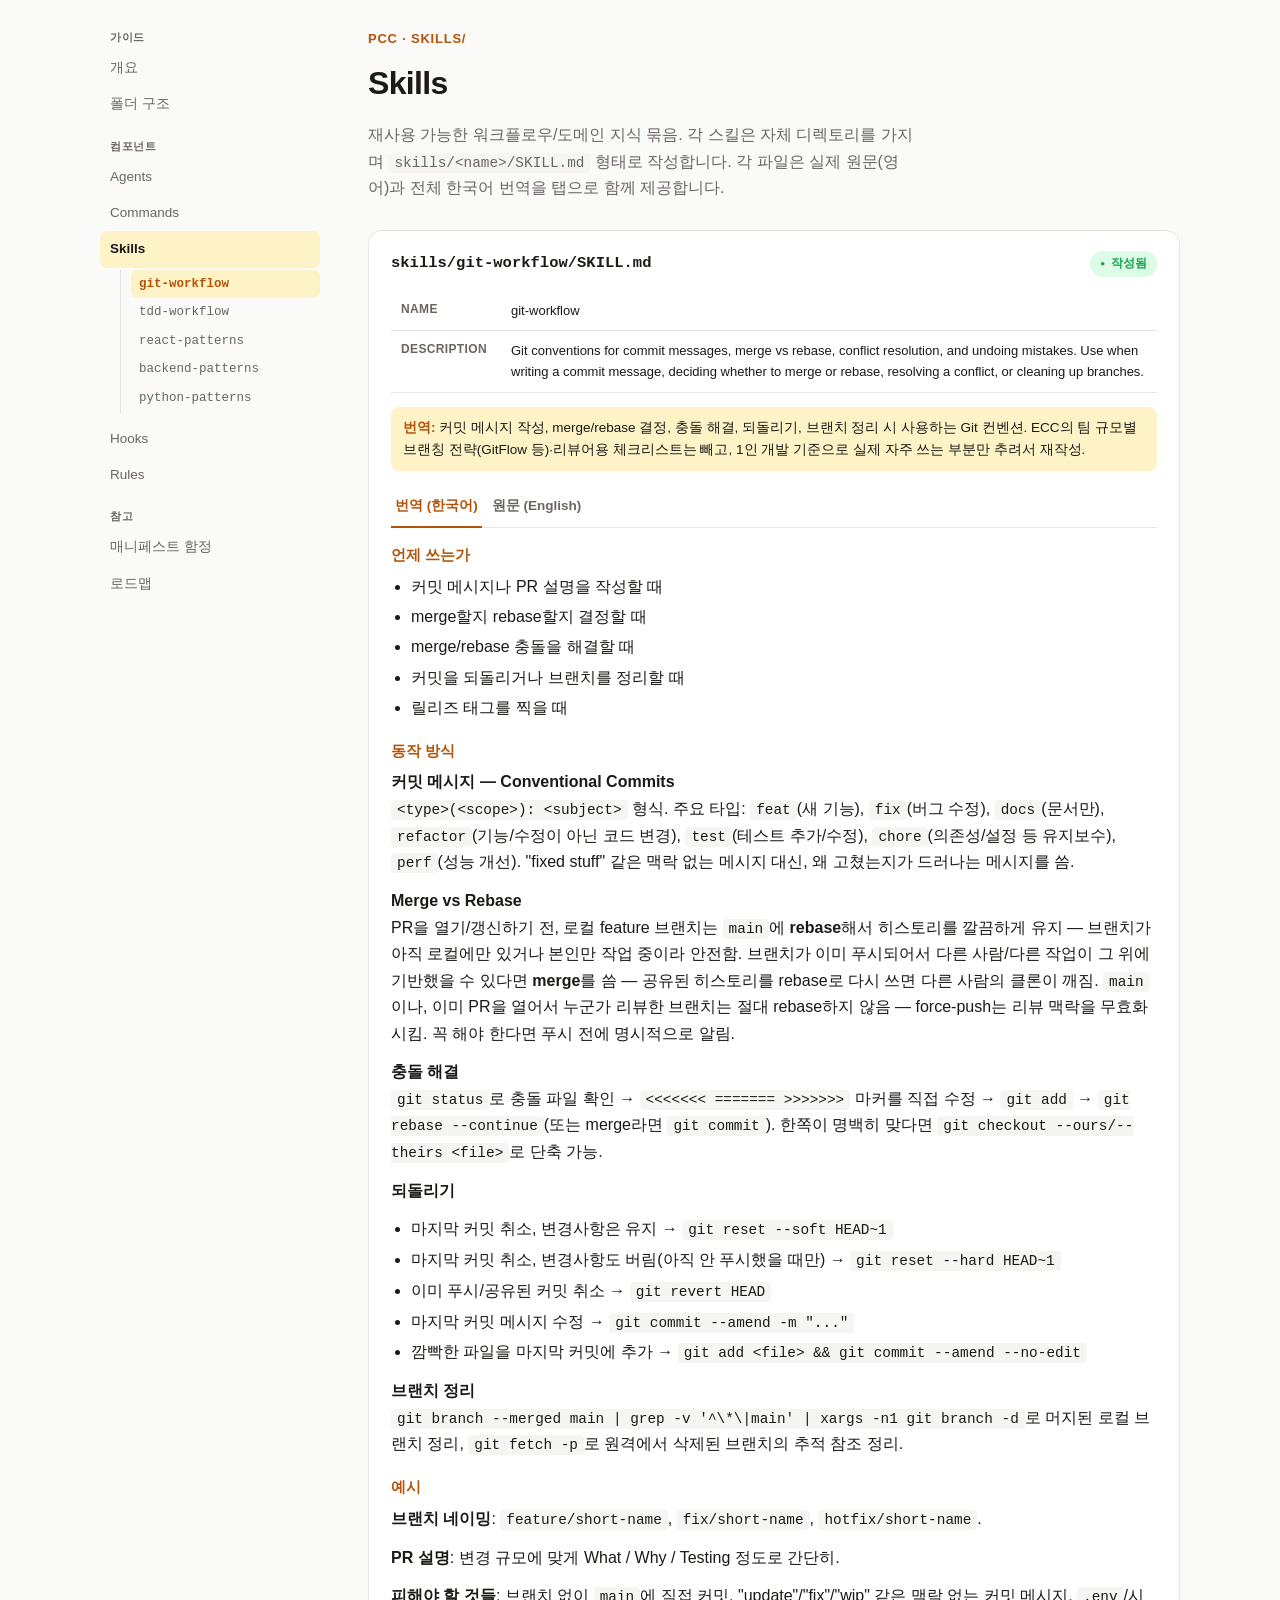
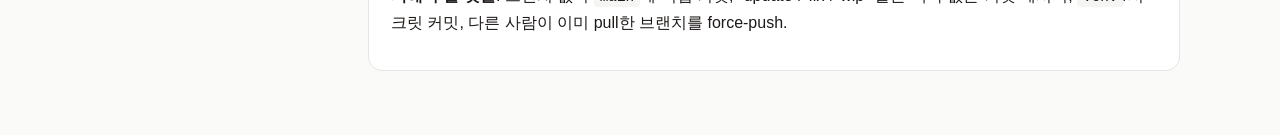
<file: docs/skills.html>
<!doctype html>
<html lang="ko">
<head>
<meta charset="UTF-8" />
<meta name="viewport" content="width=device-width, initial-scale=1, viewport-fit=cover" />
<title>pcc 가이드 — Skills</title>
<link rel="stylesheet" href="style.css" />
</head>
<body>

<div class="shell">

  <nav class="toc" aria-label="목차">
    <div class="toc-inner">
      <div class="group-label">가이드</div>
      <a href="index.html" data-page="index.html">개요</a>
      <a href="index.html#structure" data-page="index.html">폴더 구조</a>
      <div class="group-label">컴포넌트</div>
      <a href="agents.html" data-page="agents.html">Agents</a>
      <a href="commands.html" data-page="commands.html">Commands</a>
      <a href="skills.html" data-page="skills.html">Skills</a>
      <div class="subnav">
        <a href="#git-workflow" class="subnav-link" data-file="git-workflow">git-workflow</a>
        <a href="#tdd-workflow" class="subnav-link" data-file="tdd-workflow">tdd-workflow</a>
        <a href="#react-patterns" class="subnav-link" data-file="react-patterns">react-patterns</a>
        <a href="#backend-patterns" class="subnav-link" data-file="backend-patterns">backend-patterns</a>
        <a href="#python-patterns" class="subnav-link" data-file="python-patterns">python-patterns</a>
      </div>
      <a href="hooks.html" data-page="hooks.html">Hooks</a>
      <a href="rules.html" data-page="rules.html">Rules</a>
      <div class="group-label">참고</div>
      <a href="index.html#manifest" data-page="index.html">매니페스트 함정</a>
      <a href="index.html#roadmap" data-page="index.html">로드맵</a>
    </div>
  </nav>

  <main>

    <header class="hero">
      <div class="eyebrow">pcc · skills/</div>
      <h1>Skills</h1>
      <p>
        재사용 가능한 워크플로우/도메인 지식 묶음. 각 스킬은 자체 디렉토리를 가지며
        <code>skills/&lt;name&gt;/SKILL.md</code> 형태로 작성합니다. 각 파일은 실제 원문(영어)과
        전체 한국어 번역을 탭으로 함께 제공합니다.
      </p>
    </header>

    <section id="git-workflow" class="file-section">
      <article class="filecard">
        <div class="filecard-head">
          <span class="path">skills/git-workflow/SKILL.md</span>
          <span class="badge ready">작성됨</span>
        </div>

        <table class="meta">
          <tr><th>name</th><td>git-workflow</td></tr>
          <tr><th>description</th><td>Git conventions for commit messages, merge vs rebase, conflict resolution, and undoing mistakes. Use when writing a commit message, deciding whether to merge or rebase, resolving a conflict, or cleaning up branches.</td></tr>
        </table>
        <div class="meta-ko"><strong>번역:</strong> 커밋 메시지 작성, merge/rebase 결정, 충돌 해결, 되돌리기,
          브랜치 정리 시 사용하는 Git 컨벤션. ECC의 팀 규모별 브랜칭 전략(GitFlow 등)·리뷰어용 체크리스트는
          빼고, 1인 개발 기준으로 실제 자주 쓰는 부분만 추려서 재작성.</div>

        <div class="tabs" role="tablist">
          <button class="tab-btn active" data-tab-btn="ko">번역 (한국어)</button>
          <button class="tab-btn" data-tab-btn="en">원문 (English)</button>
        </div>

        <div class="tab-panel" data-panel="ko">
          <div class="trans">
            <h4>언제 쓰는가</h4>
            <ul>
              <li>커밋 메시지나 PR 설명을 작성할 때</li>
              <li>merge할지 rebase할지 결정할 때</li>
              <li>merge/rebase 충돌을 해결할 때</li>
              <li>커밋을 되돌리거나 브랜치를 정리할 때</li>
              <li>릴리즈 태그를 찍을 때</li>
            </ul>

            <h4>동작 방식</h4>

            <p><strong>커밋 메시지 — Conventional Commits</strong><br>
            <code>&lt;type&gt;(&lt;scope&gt;): &lt;subject&gt;</code> 형식. 주요 타입: <code>feat</code>(새 기능),
            <code>fix</code>(버그 수정), <code>docs</code>(문서만), <code>refactor</code>(기능/수정이 아닌 코드 변경),
            <code>test</code>(테스트 추가/수정), <code>chore</code>(의존성/설정 등 유지보수), <code>perf</code>(성능 개선).
            "fixed stuff" 같은 맥락 없는 메시지 대신, 왜 고쳤는지가 드러나는 메시지를 씀.</p>

            <p><strong>Merge vs Rebase</strong><br>
            PR을 열기/갱신하기 전, 로컬 feature 브랜치는 <code>main</code>에 <strong>rebase</strong>해서 히스토리를
            깔끔하게 유지 — 브랜치가 아직 로컬에만 있거나 본인만 작업 중이라 안전함.
            브랜치가 이미 푸시되어서 다른 사람/다른 작업이 그 위에 기반했을 수 있다면 <strong>merge</strong>를 씀 —
            공유된 히스토리를 rebase로 다시 쓰면 다른 사람의 클론이 깨짐.
            <code>main</code>이나, 이미 PR을 열어서 누군가 리뷰한 브랜치는 절대 rebase하지 않음 — force-push는
            리뷰 맥락을 무효화시킴. 꼭 해야 한다면 푸시 전에 명시적으로 알림.</p>

            <p><strong>충돌 해결</strong><br>
            <code>git status</code>로 충돌 파일 확인 → <code>&lt;&lt;&lt;&lt;&lt;&lt;&lt; ======= &gt;&gt;&gt;&gt;&gt;&gt;&gt;</code> 마커를 직접 수정 →
            <code>git add</code> → <code>git rebase --continue</code>(또는 merge라면 <code>git commit</code>).
            한쪽이 명백히 맞다면 <code>git checkout --ours/--theirs &lt;file&gt;</code>로 단축 가능.</p>

            <p><strong>되돌리기</strong></p>
            <ul>
              <li>마지막 커밋 취소, 변경사항은 유지 → <code>git reset --soft HEAD~1</code></li>
              <li>마지막 커밋 취소, 변경사항도 버림(아직 안 푸시했을 때만) → <code>git reset --hard HEAD~1</code></li>
              <li>이미 푸시/공유된 커밋 취소 → <code>git revert HEAD</code></li>
              <li>마지막 커밋 메시지 수정 → <code>git commit --amend -m "..."</code></li>
              <li>깜빡한 파일을 마지막 커밋에 추가 → <code>git add &lt;file&gt; && git commit --amend --no-edit</code></li>
            </ul>

            <p><strong>브랜치 정리</strong><br>
            <code>git branch --merged main | grep -v '^\*\|main' | xargs -n1 git branch -d</code>로 머지된 로컬 브랜치 정리,
            <code>git fetch -p</code>로 원격에서 삭제된 브랜치의 추적 참조 정리.</p>

            <h4>예시</h4>
            <p><strong>브랜치 네이밍</strong>: <code>feature/short-name</code>, <code>fix/short-name</code>, <code>hotfix/short-name</code>.</p>
            <p><strong>PR 설명</strong>: 변경 규모에 맞게 What / Why / Testing 정도로 간단히.</p>
            <p><strong>피해야 할 것들</strong>: 브랜치 없이 <code>main</code>에 직접 커밋, "update"/"fix"/"wip" 같은 맥락 없는 커밋 메시지,
              <code>.env</code>/시크릿 커밋, 다른 사람이 이미 pull한 브랜치를 force-push.</p>
          </div>
        </div>

        <div class="tab-panel" data-panel="en" hidden>
          <pre><code>---
name: git-workflow
description: Git conventions for commit messages, merge vs rebase, conflict resolution, and undoing mistakes. Use when writing a commit message, deciding whether to merge or rebase, resolving a conflict, or cleaning up branches.
---

# Git Workflow

## When to Use

- Writing a commit message or PR description
- Deciding merge vs. rebase
- Resolving a merge/rebase conflict
- Undoing a commit or cleaning up branches
- Cutting a release tag

## How It Works

### Commit Messages — Conventional Commits

```
&lt;type&gt;(&lt;scope&gt;): &lt;subject&gt;

[optional body — explain why, not what]
```

| Type | Use for |
|---|---|
| `feat` | New feature |
| `fix` | Bug fix |
| `docs` | Documentation only |
| `refactor` | Code change that isn't a feature or fix |
| `test` | Adding/updating tests |
| `chore` | Maintenance (deps, config) |
| `perf` | Performance improvement |

```
# BAD: no context
git commit -m "fixed stuff"

# GOOD: specific, explains why
git commit -m "fix(api): retry on 503 — upstream flakes during peak hours"
```

### Merge vs. Rebase

- **Rebase** your local feature branch onto `main` before opening/updating a PR — keeps history linear. Safe because the branch is still local-only or yours alone.
- **Merge** (not rebase) once a branch has been pushed and anyone/anything else may have based work on it — rewriting shared history breaks other people's clones.
- Never rebase `main` or any branch you've already opened a PR from and someone reviewed — force-pushing invalidates their review context. If you must, say so explicitly before pushing.

```bash
# Update a local-only feature branch with the latest main
git fetch origin
git rebase origin/main
git push --force-with-lease origin feature/x   # only if you're the sole contributor
```

### Conflict Resolution

```bash
git status                    # see conflicted files
# edit file, resolve &lt;&lt;&lt;&lt;&lt;&lt;&lt; ======= &gt;&gt;&gt;&gt;&gt;&gt;&gt; markers
git add &lt;file&gt;
git rebase --continue          # or: git commit, if this was a merge
```

Shortcuts when one side is simply correct:
```bash
git checkout --ours  &lt;file&gt;   # keep current branch's version
git checkout --theirs &lt;file&gt;  # keep incoming version
```

### Undoing Mistakes

| Situation | Command |
|---|---|
| Undo last commit, keep changes staged | `git reset --soft HEAD~1` |
| Undo last commit, discard changes | `git reset --hard HEAD~1` (only if unpushed) |
| Undo a commit already pushed/shared | `git revert HEAD` |
| Fix the last commit message | `git commit --amend -m "..."` |
| Add a forgotten file to the last commit | `git add &lt;file&gt; && git commit --amend --no-edit` |

### Branch Cleanup

```bash
git branch --merged main | grep -v '^\*\|main' | xargs -n1 git branch -d
git fetch -p   # prune remote-tracking refs for branches deleted on the remote
```

## Examples

**Branch naming**: `feature/short-name`, `fix/short-name`, `hotfix/short-name`.

**PR description (adjust to the change's actual size)**:
```markdown
## What
## Why
## Testing
```

**Anti-patterns to avoid**: committing directly to `main` without a branch, vague commit messages ("update", "fix", "wip" with no context), committing `.env`/secrets, force-pushing a branch someone else has already pulled.
</code></pre>
        </div>
      </article>
    </section>

    <section id="tdd-workflow" class="file-section">
      <article class="filecard">
        <div class="filecard-head">
          <span class="path">skills/tdd-workflow/SKILL.md</span>
          <span class="badge ready">작성됨</span>
        </div>

        <table class="meta">
          <tr><th>name</th><td>tdd-workflow</td></tr>
          <tr><th>description</th><td>Test-driven development workflow — RED/GREEN/REFACTOR cycle. Use when starting a new feature, fixing a bug, or refactoring, so tests stay the source of truth for behavior.</td></tr>
        </table>
        <div class="meta-ko"><strong>번역:</strong> RED/GREEN/REFACTOR 사이클로 진행하는 TDD 워크플로우. 새 기능
          시작, 버그 수정, 리팩토링 시 테스트를 동작의 근거로 유지하기 위해 사용. ECC 원본(584줄)에서 강제
          커밋 체크포인트, TDD 증거 보고서, plan 파일 처리용 프롬프트 인젝션 방어, Supabase/Redis/OpenAI mock
          예시처럼 엔터프라이즈/팀 감사용 절차는 빼고 핵심 사이클만 추려서 재작성 (약 80줄).</div>

        <div class="tabs" role="tablist">
          <button class="tab-btn active" data-tab-btn="ko">번역 (한국어)</button>
          <button class="tab-btn" data-tab-btn="en">원문 (English)</button>
        </div>

        <div class="tab-panel" data-panel="ko">
          <div class="trans">
            <h4>언제 쓰는가</h4>
            <ul>
              <li>새 기능을 시작하거나 버그를 고칠 때</li>
              <li>기존 코드를 리팩토링하면서 안전망이 필요할 때</li>
              <li>"이거 고치면 다른 게 깨지지 않을까"가 실제 리스크인 모든 변경</li>
            </ul>

            <h4>동작 방식</h4>

            <p><strong>1. 먼저 테스트 러너부터 확인</strong><br>
            <code>npm test</code>라고 함부로 가정하지 않음. TypeScript/JavaScript는 <code>package.json</code>의
            <code>scripts.test</code>(Jest, Vitest, 또는 Bun 네이티브 <code>bun:test</code>), Python은
            <code>pyproject.toml</code>/<code>pytest.ini</code>를 확인. 프로젝트가 이미 쓰는 러너를 그대로
            사용 — 작업 중간에 새 러너를 들이지 않음.</p>

            <p><strong>2. RED — 실패하는 테스트를 먼저 작성</strong><br>
            구현을 쓰기 전에 동작을 테스트로 먼저 서술. 실행해서 의도한 이유(구현이 없어서)로 실패하는지
            확인 — 오타나 깨진 import 때문이 아니라. 작성만 하고 실제로 실행하지 않은 테스트는 RED로 치지
            않음 — 구현 코드를 건드리기 전에 항상 실행해서 실패 내용을 읽을 것.</p>

            <p><strong>3. GREEN — 최소 구현</strong><br>
            테스트를 통과시킬 만큼만 코드를 작성. 지금 테스트가 요구하는 것보다 더 만들고 싶은 충동은
            참음 — 그건 다음 테스트의 몫.</p>

            <p><strong>4. REFACTOR — 안전망을 켠 채로 정리</strong><br>
            중복 제거, 네이밍 개선, 단순화. 바꿀 때마다 테스트를 다시 돌려서 계속 초록불인지 확인.</p>

            <p><strong>5. 행동 단위로 반복</strong><br>
            기능 전체를 한 번의 거대한 사이클로 돌리지 말고, 행동 하나당 RED → GREEN → REFACTOR 사이클
            하나. 작은 사이클일수록 문제를 더 일찍 발견하고 개별적으로 되돌리기도 쉬움.</p>

            <h4>테스트 원칙</h4>
            <ul>
              <li>내부 상태/구현 디테일이 아니라 사용자에게 보이는 동작을 테스트.</li>
              <li>테스트 이름은 메커니즘이 아니라 동작을 설명 (예: "API 키가 없으면 에러를 던진다" — "test3" 같은 이름 금지).</li>
              <li>happy path보다 실패/엣지 케이스를 우선 — <code>code-reviewer</code> 에이전트가 이미 테스트 없는
                새 코드 경로를 잡아내므로, 여기서 그 체크리스트를 중복하지 않고 함께 사용.</li>
              <li>유닛 테스트는 빠르고 독립적으로 — 실제 네트워크/디스크 I/O 없이, 외부 서비스는 경계에서 mock.</li>
            </ul>

            <h4>예시</h4>
            <p><strong>테스트 격리</strong>: 각 테스트는 실행 순서에 의존하지 않고 자기 데이터를 스스로 준비해야 함
              (두 번째 테스트가 첫 번째 테스트 실행을 암묵적으로 전제하면 안 됨).</p>
            <p><strong>브라우저 테스트 선택자 안정성</strong>: 스타일 리팩토링에 쉽게 깨지는 CSS 클래스 선택자 대신,
              <code>button:has-text("Submit")</code>처럼 의미 있는 선택자를 선호.</p>
          </div>
        </div>

        <div class="tab-panel" data-panel="en" hidden>
          <pre><code>---
name: tdd-workflow
description: Test-driven development workflow — RED/GREEN/REFACTOR cycle. Use when starting a new feature, fixing a bug, or refactoring, so tests stay the source of truth for behavior.
---

# TDD Workflow

## When to Use

- Starting a new feature or fixing a bug
- Refactoring existing code and wanting a safety net for it
- Any change where "did this break something else" is a real risk

## How It Works

### 1. Detect the test runner first

Don't assume `npm test`. Check `package.json` `scripts.test` (Jest, Vitest, or Bun's native
`bun:test`) for TypeScript/JavaScript, or `pyproject.toml`/`pytest.ini` for Python. Use
whatever the project already runs — don't introduce a second runner mid-task.

### 2. RED — write a failing test first

Describe the behavior as a test before writing the implementation. Run it and confirm it
fails for the *intended* reason (missing implementation), not a typo or broken import.

```typescript
test("returns empty array when no items match", () => {
  expect(filterActive([{ active: false }])).toEqual([])
})
```

```python
def test_returns_empty_when_no_items_match():
    assert filter_active([{"active": False}]) == []
```

A test that was written but never actually executed doesn't count as RED — always run it
and read the failure before touching implementation code.

### 3. GREEN — minimal implementation

Write just enough code to make the test pass. Resist building more than the test currently
demands — that's the next test's job.

### 4. REFACTOR — clean up with the safety net on

Remove duplication, improve naming, simplify. Rerun the tests after every change; they must
stay green throughout.

### 5. Repeat per behavior

One RED → GREEN → REFACTOR cycle per behavior, not one giant cycle for the whole feature.
Smaller cycles surface problems earlier and are easier to back out of individually.

## Testing Principles

- Test user-visible behavior, not internal state or implementation details.
- Name the test after the behavior, not the mechanism ("throws when API key is missing", not "test3").
- Prioritize the failure/edge case over the happy path — the `code-reviewer` agent already
  flags new code paths with no test coverage, so pair with it rather than duplicating its checklist here.
- Keep unit tests fast and isolated — no real network/disk I/O; mock external services at the boundary.

## Examples

**Test isolation** — each test should set up its own data, not depend on execution order:

```typescript
// WRONG — second test silently depends on the first having run
test("creates user", () =&gt; { /* ... */ })
test("updates same user", () =&gt; { /* assumes previous test's user still exists */ })

// CORRECT — each test is independent
test("creates user", () =&gt; {
  const user = makeTestUser()
  // ...
})
test("updates user", () =&gt; {
  const user = makeTestUser()
  // ...
})
```

**Selector stability in browser tests** — prefer semantic selectors over brittle CSS classes:

```typescript
// WRONG — breaks on any style refactor
await page.click(".css-x8f2a")

// CORRECT — resilient to markup/style changes
await page.click('button:has-text("Submit")')
```
</code></pre>
        </div>
      </article>
    </section>

    <section id="react-patterns" class="file-section">
      <article class="filecard">
        <div class="filecard-head">
          <span class="path">skills/react-patterns/SKILL.md</span>
          <span class="badge ready">작성됨</span>
        </div>

        <table class="meta">
          <tr><th>name</th><td>react-patterns</td></tr>
          <tr><th>description</th><td>React 18/19 patterns including hooks discipline, server/client component boundaries, Suspense + error boundaries, form actions, data fetching, and state management decision trees. Use when writing or reviewing React components.</td></tr>
        </table>
        <div class="meta-ko"><strong>번역:</strong> hooks 규율, 서버/클라이언트 컴포넌트 경계, Suspense +
          에러 바운더리, 폼 액션, 데이터 페칭, 상태 관리 결정 트리를 포함한 React 18/19 패턴. React 컴포넌트를
          작성하거나 리뷰할 때 사용. ECC 원본(342줄)에서 pcc에 없는 스킬/에이전트/커맨드(react-testing,
          react-performance, accessibility, react-reviewer 등)로의 링크는 걷어내고, 실제 코드 패턴은 거의
          그대로 유지 (약 280줄).</div>

        <div class="tabs" role="tablist">
          <button class="tab-btn active" data-tab-btn="ko">번역 (한국어)</button>
          <button class="tab-btn" data-tab-btn="en">원문 (English)</button>
        </div>

        <div class="tab-panel" data-panel="ko">
          <div class="trans">
            <h4>언제 쓰는가</h4>
            <ul>
              <li>React 함수 컴포넌트, 커스텀 훅, 컴포넌트 트리를 작성/수정할 때</li>
              <li>state 구조나 컴포넌트 합성을 설계할 때</li>
              <li>로컬 state, 상위로 끌어올린 state, context, 외부 스토어 중에 고를 때</li>
              <li>Server/Client Component(Next.js App Router, RSC)를 다룰 때</li>
              <li>React 19 액션이나 controlled input으로 폼을 구현할 때</li>
              <li>TanStack Query / SWR / RSC로 데이터 페칭을 연결할 때</li>
            </ul>

            <h4>핵심 원칙</h4>
            <p><strong>1. 렌더링은 props와 state의 순수 함수</strong> — 파생 상태를 <code>useEffect</code>에
              따로 저장하면 렌더 사이클이 하나 더 생기고, 동기화가 어긋날 수 있고, 데이터 흐름이 흐려짐.
              렌더링 중에 바로 계산해서 쓰는 게 맞음.</p>
            <p><strong>2. 사이드 이펙트는 렌더 밖에서</strong> — effect, mutation, 네트워크 호출, 구독은
              이벤트 핸들러나 <code>useEffect</code> 안에서만, 렌더 바디 안에는 절대 두지 않음.</p>
            <p><strong>3. 상속보다 합성</strong> — React에는 컴포넌트용 상속 모델이 없음.
              <code>children</code>, render prop, 컴포넌트 props로 합성.</p>

            <h4>Hooks 규율</h4>
            <ul>
              <li>최상위에서만 호출, 조건부 호출 금지</li>
              <li>구독/인터벌/리스너는 전부 cleanup</li>
              <li>새 state가 이전 값에 의존하면 함수형 업데이터(<code>setX(prev => prev + 1)</code>) 사용</li>
              <li>기본값은 메모이제이션 안 함 — 프로파일러나 의존성 체인이 실제로 필요하다는 걸 증명했을 때만 <code>useMemo</code>/<code>useCallback</code> 추가</li>
              <li>동일한 훅 시퀀스가 2개 이상의 컴포넌트에 반복될 때만 커스텀 훅으로 추출</li>
            </ul>

            <h4>State 위치 결정 트리</h4>
            <p>컴포넌트 하나에서만 쓰면 <code>useState</code>를 그 안에. 부모 + 몇몇 자손이 함께 쓰면 가장
              가까운 공통 조상으로 끌어올림. 서로 먼 가지에서 쓰고 읽기 빈도가 낮으면(테마, 인증, 로케일)
              React Context. 트리 전체에서 갱신 빈도가 높으면 외부 스토어(Zustand, Jotai, Redux Toolkit).
              서버에서 파생된 데이터면 서버 상태 라이브러리(TanStack Query, SWR, RSC fetch).
              대부분의 페이지는 context나 전역 스토어가 필요 없음 — 끌어올리기가 중복되어 실제로 아플 때까지
              추상화를 미룸.</p>

            <h4>Server / Client Components (RSC)</h4>
            <p>Server Component가 기본값 — async이고 자기 자신의 JS는 클라이언트로 보내지 않음.
              Client Component는 <code>"use client"</code>로 옵트인.</p>
            <p><strong>경계 규칙</strong>: 서버 → 클라이언트는 직렬화 가능한 props나 <code>children</code>만
              전달. 클라이언트 → 서버는 <code>&lt;form action={...}&gt;</code>나 이벤트 핸들러에서 Server
              Action을 호출. Client Component 파일에서 Server Component를 <code>import</code>하지 않음 —
              <code>children</code>으로 합성.</p>

            <h4>Suspense + 에러 바운더리</h4>
            <p>Suspense 경계는 라우트 최상단이 아니라 데이터에 가깝게 배치해서 콘텐츠를 점진적으로 드러냄.
              ErrorBoundary는 여전히 클래스 API라 훅 친화적 래퍼가 필요하면 <code>react-error-boundary</code>
              사용. 바운더리는 자식의 렌더/라이프사이클/생성자에서 던진 에러만 잡음 — 이벤트 핸들러나 비동기
              코드의 에러는 안 잡음.</p>

            <h4>폼</h4>
            <p>새 코드에는 React 19 form actions(<code>useActionState</code>)를 우선 사용. 값이 다른 UI를
              구동하거나, 매 키 입력마다 포맷하거나, 실시간 검증이 필요할 때만 controlled input 사용.
              멀티스텝 폼, 동적 필드 배열, 필드 간 검증처럼 복잡한 폼은 라이브러리(React Hook Form,
              TanStack Form)를 쓰고, 이 이상 복잡도의 폼 상태를 직접 굴리는 건 유지보수 함정.</p>

            <h4>데이터 페칭 결정표</h4>
            <p>Next.js App Router의 요청 단위 데이터는 RSC의 <code>await fetch()</code>. 클라이언트 캐시 +
              mutation + 무효화가 필요하면 TanStack Query. 가벼운 클라이언트 캐시 + 재검증은 SWR. 실시간
              구독은 SSE/WebSocket이나 해당 라이브러리의 구독 API. 일회성 fire-and-forget은 이벤트 핸들러
              안의 <code>fetch()</code>. 애플리케이션 데이터에 <code>useEffect</code> + <code>fetch</code>
              조합은 피함 — 경쟁 상태, 캐시 없음, 재시도 없음, Suspense 연동 없음.</p>

            <h4>합성 레시피</h4>
            <p><code>children</code>을 통한 슬롯, Context로 상태를 공유하는 컴파운드 컴포넌트(예: Tabs),
              부모가 렌더 결과에 파라미터를 넘겨야 할 때 쓰는 render prop(요즘은 같은 모양을 반환하는 훅이
              보통 더 깔끔함).</p>

            <h4>성능</h4>
            <p><code>React.memo</code>는 (1) 자주 리렌더되고 (2) props가 대부분 렌더에서 동일하고 (3) 렌더
              비용이 실측으로 크다는 세 조건을 다 만족할 때만 도움됨 — 매 렌더마다 동등성 체크 비용이 붙어서,
              props가 자주 달라지면 순수 오버헤드가 됨. 렌더 캐스케이드를 피하려면 state를 최대한 아래로
              내리고, 관심사별로 context를 분리하고(테마 변경이 인증 소비자까지 리렌더시키지 않게), 외부 상태
              라이브러리에는 안전한 동시성 렌더링을 위해 <code>useSyncExternalStore</code> 사용. 리스트는
              배열 인덱스가 아니라 DB id 같은 안정적인 key를 쓰고, 항목이 약 50개를 넘고 행이 단순하지 않으면
              가상화(<code>@tanstack/react-virtual</code>, <code>react-window</code>).</p>

            <h4>접근성</h4>
            <ul>
              <li><code>role</code> 속성부터 쓰기 전에 항상 시맨틱 HTML(<code>&lt;button&gt;</code>, <code>&lt;a&gt;</code>, <code>&lt;nav&gt;</code>, <code>&lt;main&gt;</code>) 먼저</li>
              <li>모든 인터랙티브 요소는 키보드로 접근 가능해야 함</li>
              <li>폼 입력에는 라벨 필요 — <code>&lt;label htmlFor&gt;</code>, 아이콘으로만 라벨링됐다면 <code>aria-label</code></li>
              <li>라우트 전환/모달 열고 닫을 때 포커스 관리</li>
            </ul>

            <h4>라우팅</h4>
            <p>이 스킬은 라우터에 무관함. 위 패턴들은 React Router, TanStack Router, Next.js App Router,
              Remix Router 어디서나 통함. 라우터별 패턴(loader, action, 중첩 레이아웃)은 각 라우터 문서를
              따름 — React 코어 위에 얹힌 프레임워크 관심사.</p>

            <h4>범위 밖</h4>
            <ul>
              <li><strong>Next.js 세부사항</strong>: App Router 데이터 로딩, Route Handler, Middleware, Parallel Routes — Next.js 문서 참고</li>
              <li><strong>React Native</strong>: 플랫폼별 패턴이 많이 달라서 별도로 다뤄야 함</li>
              <li><strong>Remix</strong>: loader/action 컨벤션이 RSC와 겹치지만 Remix 문서를 따름</li>
            </ul>

            <h4>관련</h4>
            <p>실제 리뷰 단계는 <code>code-reviewer</code> 에이전트 / <code>/code-review</code> 명령을 사용 —
              이미 hooks 의존성, 리스트 key, Server/Client 경계 오용 같은 TypeScript/React 항목을 체크함.
              이 스킬은 코드를 "쓸 때" 참고하는 것이고, 그 에이전트는 "리뷰할 때" 쓰는 것.</p>

            <h4>예시</h4>
            <p><strong>디바운스 검색 커스텀 훅</strong>: 입력값을 지연시켜 <code>useDebounce</code>로 감싸고,
              그 지연된 값을 <code>queryKey</code>로 써서 TanStack Query로 검색 API를 호출.</p>
            <p><strong>React 19 <code>useOptimistic</code>으로 낙관적 UI</strong>: 메시지를 서버에 실제로
              저장하기 전에 낙관적으로 목록에 먼저 추가해서 즉시 반영된 것처럼 보여줌.</p>
          </div>
        </div>

        <div class="tab-panel" data-panel="en" hidden>
          <pre><code>---
name: react-patterns
description: React 18/19 patterns including hooks discipline, server/client component boundaries, Suspense + error boundaries, form actions, data fetching, and state management decision trees. Use when writing or reviewing React components.
---

# React Patterns

Idiomatic React 18/19 patterns for building robust, accessible, performant component trees.

## When to Use

- Writing or modifying React function components, custom hooks, or component trees
- Designing state shape or component composition
- Choosing between local state, lifted state, context, and external stores
- Working with Server Components / Client Components (Next.js App Router, RSC)
- Implementing forms with React 19 actions or controlled inputs
- Wiring data fetching with TanStack Query / SWR / RSC

## Core Principles

### 1. Render is a Pure Function of Props and State

```tsx
// Good: derive during render
function Cart({ items }: { items: CartItem[] }) {
  const total = items.reduce((sum, i) => sum + i.price * i.qty, 0);
  return &lt;span&gt;{formatMoney(total)}&lt;/span&gt;;
}

// Bad: derived state stored separately
function Cart({ items }: { items: CartItem[] }) {
  const [total, setTotal] = useState(0);
  useEffect(() => {
    setTotal(items.reduce((sum, i) => sum + i.price * i.qty, 0));
  }, [items]);
  return &lt;span&gt;{formatMoney(total)}&lt;/span&gt;;
}
```

Derived state in `useEffect` adds a render cycle, can desync, and obscures the data flow.

### 2. Side Effects Outside Render

Effects, mutations, network calls, and subscriptions live in event handlers or `useEffect` — never in the render body.

### 3. Composition Over Inheritance

React has no inheritance model for components. Compose with `children`, render props, or component props.

## Hooks Discipline

- Top-level only, never conditional
- Cleanup every subscription, interval, listener
- Functional updater (`setX(prev => prev + 1)`) when new state depends on old
- Default position: do not memoize — add `useMemo`/`useCallback` only when a profiler or a dependency chain proves it matters
- Extract a custom hook only when the same hook sequence appears in 2+ components

## State Location Decision Tree

```
Used by one component?
  -> useState inside it

Used by parent + a few descendants?
  -> lift to nearest common ancestor

Used across distant branches AND low-frequency reads (theme, auth, locale)?
  -> React Context

High-frequency updates shared across the tree?
  -> external store (Zustand, Jotai, Redux Toolkit)

Derived from a server?
  -> server-state library (TanStack Query, SWR, RSC fetch)
```

Most pages do not need context or a global store. Resist abstraction until duplicated lifting becomes painful.

## Server / Client Components (RSC)

```tsx
// Server Component - default, async, never ships JS for itself
export default async function ProductPage({ params }: { params: { id: string } }) {
  const product = await db.product.findUnique({ where: { id: params.id } });
  if (!product) notFound();
  return &lt;ProductView product={product} /&gt;;
}

// Client Component - opt in with "use client"
"use client";
export function AddToCartButton({ productId }: { productId: string }) {
  const [pending, startTransition] = useTransition();
  return (
    &lt;button
      disabled={pending}
      onClick={() => startTransition(() => addToCart(productId))}
    &gt;
      {pending ? "Adding..." : "Add to cart"}
    &lt;/button&gt;
  );
}
```

Boundaries:

- Server -> Client: pass serializable props or `children`
- Client -> Server: invoke Server Actions via `&lt;form action={...}&gt;` or imperatively from event handlers
- Never `import` a Server Component from a Client Component file — compose them via `children` instead

## Suspense + Error Boundaries

```tsx
&lt;ErrorBoundary fallback={&lt;ErrorView /&gt;}&gt;
  &lt;Suspense fallback={&lt;UserSkeleton /&gt;}&gt;
    &lt;UserDetail id={id} /&gt;
  &lt;/Suspense&gt;
&lt;/ErrorBoundary&gt;
```

- Place Suspense boundaries close to the data, not at the route root — progressively reveal content
- Error Boundary remains a class API; use `react-error-boundary` for a hook-friendly wrapper
- A boundary catches errors thrown during render, lifecycle, and constructors of its children — NOT in event handlers or async code

## Forms

### React 19 form actions (preferred for new code)

```tsx
"use client";
import { useActionState } from "react";

const initial = { error: null as string | null };

async function updateUserAction(_prev: typeof initial, formData: FormData) {
  "use server";
  const parsed = UserSchema.safeParse(Object.fromEntries(formData));
  if (!parsed.success) return { error: "Invalid input" };
  await db.user.update({ where: { id: parsed.data.id }, data: parsed.data });
  return { error: null };
}

export function UserForm() {
  const [state, formAction, pending] = useActionState(updateUserAction, initial);
  return (
    &lt;form action={formAction}&gt;
      &lt;input name="name" required /&gt;
      &lt;button type="submit" disabled={pending}&gt;Save&lt;/button&gt;
      {state.error && &lt;p role="alert"&gt;{state.error}&lt;/p&gt;}
    &lt;/form&gt;
  );
}
```

### Controlled inputs

Use controlled when the value drives other UI, formats on every keystroke, or implements real-time validation.

### Complex forms

For multi-step forms, dynamic field arrays, or cross-field validation: use a library (React Hook Form, TanStack Form). Roll-your-own state management for forms past trivial complexity is a maintenance trap.

## Data Fetching Decision Matrix

| Need | Tool |
|---|---|
| Per-request data in Next.js App Router | RSC `await fetch()` |
| Client-side cache + mutations + invalidation | TanStack Query |
| Lightweight client cache + revalidation | SWR |
| Real-time subscriptions | Server-Sent Events, WebSockets, or the lib's subscription API |
| One-off fire-and-forget | `fetch()` in an event handler |

Avoid `useEffect` + `fetch` for application data — race conditions, no cache, no retry, no Suspense integration.

## Composition Recipes

### Slot via `children`

```tsx
&lt;Layout&gt;
  &lt;Header /&gt;
  &lt;Main&gt;{content}&lt;/Main&gt;
&lt;/Layout&gt;
```

### Compound components (shared state via Context)

```tsx
&lt;Tabs defaultValue="profile"&gt;
  &lt;Tabs.List&gt;
    &lt;Tabs.Trigger value="profile"&gt;Profile&lt;/Tabs.Trigger&gt;
    &lt;Tabs.Trigger value="settings"&gt;Settings&lt;/Tabs.Trigger&gt;
  &lt;/Tabs.List&gt;
  &lt;Tabs.Panel value="profile"&gt;&lt;Profile /&gt;&lt;/Tabs.Panel&gt;
  &lt;Tabs.Panel value="settings"&gt;&lt;Settings /&gt;&lt;/Tabs.Panel&gt;
&lt;/Tabs&gt;
```

### Render prop / function-as-child

Useful when the parent needs to pass parameters to the rendered output. Modern alternative: a hook (`useData(id)`) returning the same shape — usually cleaner.

```tsx
&lt;DataLoader id={id}&gt;
  {({ data, isLoading }) => isLoading ? &lt;Spinner /&gt; : &lt;UserCard user={data} /&gt;}
&lt;/DataLoader&gt;
```

## Performance

### When `React.memo` Actually Helps

Wrap a component in `React.memo` only when:

1. It re-renders frequently
2. Its props are usually the same between renders
3. Its render is measurably expensive

`React.memo` adds an equality check on every render. If props differ on most renders, the check is pure overhead.

### Avoiding Render Cascades

- Lift state down rather than up where possible
- Split context: one context per concern, so a change to `themeContext` does not re-render auth consumers
- Use `useSyncExternalStore` for external state libraries — required for safe concurrent rendering

### Lists

- Provide stable `key` props (database id, not array index)
- Virtualize long lists with `@tanstack/react-virtual` or `react-window` once visible item count exceeds ~50 with non-trivial rows

## Accessibility

- Always render semantic HTML (`&lt;button&gt;`, `&lt;a&gt;`, `&lt;nav&gt;`, `&lt;main&gt;`) before reaching for `role` attributes
- Every interactive element must be reachable by keyboard
- Form inputs need labels — `&lt;label htmlFor&gt;` or `aria-label` if visually labeled by an icon
- Manage focus on route changes and modal open/close

## Routing

This skill is router-agnostic. The patterns above work with React Router, TanStack Router, Next.js App Router, Remix Router. Router-specific patterns (loaders, actions, nested layouts) follow the router's documentation — those are framework concerns layered on top of React core.

## Out of Scope

- **Next.js specifics**: App Router data loading, Route Handlers, Middleware, Parallel Routes — use Next.js docs
- **React Native**: platform-specific patterns differ enough to warrant separate coverage
- **Remix**: loader/action conventions overlap with RSC but follow Remix docs

## Related

Use the `code-reviewer` agent / `/code-review` command for the actual review pass — it already checks the TypeScript/React items (hooks deps, list keys, Server/Client boundary misuse). This skill is for writing the code; that agent is for reviewing it.

## Examples

### Custom hook for debounced search

```tsx
function useDebounce&lt;T&gt;(value: T, delay = 300): T {
  const [debounced, setDebounced] = useState(value);
  useEffect(() => {
    const id = setTimeout(() => setDebounced(value), delay);
    return () => clearTimeout(id);
  }, [value, delay]);
  return debounced;
}

function SearchBox() {
  const [query, setQuery] = useState("");
  const debounced = useDebounce(query, 300);
  const { data } = useQuery({
    queryKey: ["search", debounced],
    queryFn: () => searchApi(debounced),
    enabled: debounced.length > 0,
  });
  return (
    &lt;&gt;
      &lt;input value={query} onChange={(e) => setQuery(e.target.value)} /&gt;
      &lt;Results items={data ?? []} /&gt;
    &lt;/&gt;
  );
}
```

### Optimistic UI with React 19 `useOptimistic`

```tsx
"use client";
import { useOptimistic } from "react";

export function MessageList({ messages }: { messages: Message[] }) {
  const [optimistic, addOptimistic] = useOptimistic(
    messages,
    (state, newMessage: Message) => [...state, newMessage],
  );

  async function send(formData: FormData) {
    const text = String(formData.get("text"));
    addOptimistic({ id: "pending", text, sender: "me" });
    await saveMessage(text);
  }

  return (
    &lt;&gt;
      &lt;ul&gt;{optimistic.map((m) => &lt;li key={m.id}&gt;{m.text}&lt;/li&gt;)}&lt;/ul&gt;
      &lt;form action={send}&gt;
        &lt;input name="text" /&gt;
        &lt;button type="submit"&gt;Send&lt;/button&gt;
      &lt;/form&gt;
    &lt;/&gt;
  );
}
```
</code></pre>
        </div>
      </article>
    </section>

    <section id="backend-patterns" class="file-section">
      <article class="filecard">
        <div class="filecard-head">
          <span class="path">skills/backend-patterns/SKILL.md</span>
          <span class="badge ready">작성됨</span>
        </div>

        <table class="meta">
          <tr><th>name</th><td>backend-patterns</td></tr>
          <tr><th>description</th><td>Backend architecture patterns, API design, database optimization, caching, error handling, and auth for Node.js/Express/Next.js API routes. Use when building or reviewing server-side routes and their data access.</td></tr>
        </table>
        <div class="meta-ko"><strong>번역:</strong> Node.js/Express/Next.js API 라우트를 위한 백엔드 아키텍처
          패턴 — API 설계, DB 최적화, 캐싱, 에러 처리, 인증. ECC 원본(563줄)에서 자기 저장소("markets"
          예측시장 앱) 전용 도메인 예시와 Supabase RPC 트랜잭션처럼 너무 특정 스택에 묶인 부분은 빼고,
          범용 도메인(주문/Order)으로 바꿔서 재작성 (약 150줄).</div>

        <div class="tabs" role="tablist">
          <button class="tab-btn active" data-tab-btn="ko">번역 (한국어)</button>
          <button class="tab-btn" data-tab-btn="en">원문 (English)</button>
        </div>

        <div class="tab-panel" data-panel="ko">
          <div class="trans">
            <h4>언제 쓰는가</h4>
            <ul>
              <li>REST API 엔드포인트를 설계할 때</li>
              <li>repository/service/controller 계층을 구성할 때</li>
              <li>DB 쿼리를 최적화할 때(N+1, 인덱싱)</li>
              <li>캐싱을 추가할 때(Redis, 인메모리, HTTP 캐시 헤더)</li>
              <li>백그라운드 작업이나 비동기 처리를 구성할 때</li>
              <li>API의 에러 처리/검증 구조를 잡을 때</li>
              <li>미들웨어(인증, 로깅, rate limiting)를 만들 때</li>
            </ul>

            <h4>API 설계</h4>
            <p>리소스 기반 URL을 씀 (<code>GET /api/orders</code>, <code>POST /api/orders</code>,
              <code>PATCH /api/orders/:id</code> 등). 필터링/정렬/페이지네이션은 쿼리 파라미터로
              (<code>?status=pending&amp;sort=createdAt&amp;limit=20&amp;offset=0</code>).</p>

            <h4>Repository + Service 계층</h4>
            <p>데이터 접근(repository)과 비즈니스 로직(service)을 분리 — service는 구체적인 DB
              클라이언트가 아니라 인터페이스에 의존하게 만들어서, 데이터 계층을 교체하거나 목(mock)으로
              바꾸기 쉽게 함. 비즈니스 규칙(예: "주문은 아이템이 하나 이상이어야 한다")은 service에 두고
              repository에는 두지 않음.</p>

            <h4>미들웨어</h4>
            <p>요청/응답 파이프라인 패턴 — 예를 들어 <code>withAuth</code> 같은 HOF로 핸들러를 감싸서,
              토큰 검증에 실패하면 401을 반환하고 성공하면 <code>req.user</code>를 채운 뒤 원래 핸들러를
              호출.</p>

            <h4>데이터베이스 패턴</h4>
            <p><strong>필요한 컬럼만 선택</strong>: <code>select: { id, status, total }</code>처럼 필요한
              필드만 골라 조회 — <code>SELECT *</code> 식으로 매 행마다 전체 컬럼을 긁어오지 않음.</p>
            <p><strong>N+1 방지</strong>: 주문마다 루프 안에서 고객 정보를 따로 조회(N번 쿼리)하지 말고,
              전체 고객 id를 모아 한 번에 배치 조회(1번 쿼리)한 뒤 메모리에서 매핑.</p>

            <h4>캐싱 — Cache-Aside</h4>
            <p>캐시를 먼저 확인 → 없으면(cache miss) DB에서 조회 → 조회 결과를 TTL과 함께 캐시에 저장
              → 반환. <strong>쓰기가 일어날 때마다</strong> 같은 키를 <code>redis.del</code>로 무효화해야
              함 — 타이머 만료만 믿지 않음.</p>

            <h4>에러 처리</h4>
            <p><code>ApiError</code> 클래스로 상태 코드가 있는 에러를 표현하고, 중앙 핸들러에서
              <code>ApiError</code>/<code>ZodError</code>/그 외 예기치 못한 에러를 구분해서 처리.
              예기치 못한 에러는 서버 로그에는 전체 내용을 남기되, 클라이언트에는 "Internal server error"
              처럼 내부 정보를 흘리지 않는 메시지만 반환.</p>
            <p><strong>지수 백오프로 재시도</strong>: 실패할 때마다 1초 → 2초 → 4초처럼 대기 시간을 늘려가며
              재시도.</p>

            <h4>인증</h4>
            <p>JWT를 검증해서 실패하면 401 <code>ApiError</code>를 던짐. 역할(role)별 허용 권한을 맵으로
              정의해두고 <code>hasPermission</code>으로 확인하는 간단한 RBAC.</p>

            <h4>Rate Limiting</h4>
            <p>운영 API에는 프로세스별 인메모리 카운터를 절대 쓰지 않음 — 배포할 때마다 리셋되고, 여러
              레플리카/서버리스 인스턴스 사이에 상태가 공유되지 않아서 사실상 무방비 상태가 됨. Redis 같은
              공유 저장소나 플랫폼 자체의 리미터를 사용.</p>

            <h4>백그라운드 작업</h4>
            <p>단순한 fire-and-forget을 넘어서는 작업은 인프로세스 배열이 아니라 진짜 큐(BullMQ, SQS,
              Cloud Tasks)를 사용 — 인프로세스 큐는 재시작/배포할 때마다 유실됨.</p>

            <h4>로깅</h4>
            <p>자유 형식 문자열이 아니라, 요청 하나를 추적할 수 있을 만큼 컨텍스트가 담긴 구조화된 JSON으로
              로그를 남김.</p>

            <h4>관련</h4>
            <p>실제 리뷰 단계는 <code>code-reviewer</code> 에이전트 / <code>/code-review</code> 명령을
              사용 — 이미 N+1 쿼리, 타임아웃 누락, 클라이언트로 새는 에러 상세를 "Node.js / 백엔드" 항목의
              HIGH로 잡아냄.</p>
          </div>
        </div>

        <div class="tab-panel" data-panel="en" hidden>
          <pre><code>---
name: backend-patterns
description: Backend architecture patterns, API design, database optimization, caching, error handling, and auth for Node.js/Express/Next.js API routes. Use when building or reviewing server-side routes and their data access.
---

# Backend Patterns

Backend architecture patterns for maintainable server-side applications.

## When to Use

- Designing REST API endpoints
- Structuring repository/service/controller layers
- Optimizing database queries (N+1, indexing)
- Adding caching (Redis, in-memory, HTTP cache headers)
- Setting up background jobs or async processing
- Structuring error handling and validation for APIs
- Building middleware (auth, logging, rate limiting)

## API Design

```typescript
// Resource-based URLs
GET    /api/orders                 // List
GET    /api/orders/:id             // Get one
POST   /api/orders                 // Create
PATCH  /api/orders/:id             // Update
DELETE /api/orders/:id             // Delete

// Query params for filtering, sorting, pagination
GET /api/orders?status=pending&amp;sort=createdAt&amp;limit=20&amp;offset=0
```

## Repository + Service Layers

Separate data access (repository) from business logic (service) — the service depends on
an interface, not a concrete database client, so the data layer can be swapped or mocked.

```typescript
interface OrderRepository {
  findById(id: string): Promise&lt;Order | null&gt;
  create(data: CreateOrderDto): Promise&lt;Order&gt;
}

class SqlOrderRepository implements OrderRepository {
  async findById(id: string): Promise&lt;Order | null&gt; {
    return db.order.findUnique({ where: { id } })
  }
  async create(data: CreateOrderDto): Promise&lt;Order&gt; {
    return db.order.create({ data })
  }
}

class OrderService {
  constructor(private repo: OrderRepository) {}

  async placeOrder(data: CreateOrderDto): Promise&lt;Order&gt; {
    // business rules live here, not in the repository
    if (data.items.length === 0) throw new ApiError(400, "Order must have at least one item")
    return this.repo.create(data)
  }
}
```

## Middleware

```typescript
export function withAuth(handler: NextApiHandler): NextApiHandler {
  return async (req, res) =&gt; {
    const token = req.headers.authorization?.replace("Bearer ", "")
    if (!token) return res.status(401).json({ error: "Unauthorized" })

    try {
      req.user = await verifyToken(token)
      return handler(req, res)
    } catch {
      return res.status(401).json({ error: "Invalid token" })
    }
  }
}
```

## Database Patterns

### Select only what you need

```typescript
// GOOD
const orders = await db.order.findMany({ select: { id: true, status: true, total: true } })

// BAD — over-fetches every column for every row
const orders = await db.order.findMany()
```

### N+1 prevention

```typescript
// BAD — one query per order
const orders = await getOrders()
for (const order of orders) {
  order.customer = await getUser(order.customerId) // N queries
}

// GOOD — batch fetch, then join in memory
const orders = await getOrders()
const customers = await getUsers(orders.map(o =&gt; o.customerId)) // 1 query
const byId = new Map(customers.map(c =&gt; [c.id, c]))
orders.forEach(o =&gt; { o.customer = byId.get(o.customerId) })
```

## Caching — Cache-Aside

```typescript
async function getOrderCached(id: string): Promise&lt;Order&gt; {
  const cacheKey = `order:${id}`

  const cached = await redis.get(cacheKey)
  if (cached) return JSON.parse(cached)

  const order = await db.order.findUnique({ where: { id } })
  if (!order) throw new ApiError(404, "Order not found")

  await redis.setex(cacheKey, 300, JSON.stringify(order)) // 5 min TTL
  return order
}
```

Invalidate (`redis.del`) on every write to the same key, not just on a timer.

## Error Handling

```typescript
class ApiError extends Error {
  constructor(public statusCode: number, message: string) {
    super(message)
  }
}

export function errorHandler(error: unknown): Response {
  if (error instanceof ApiError) {
    return Response.json({ error: error.message }, { status: error.statusCode })
  }
  if (error instanceof z.ZodError) {
    return Response.json({ error: "Validation failed", details: error.issues }, { status: 400 })
  }
  console.error("Unexpected error:", error) // log full detail server-side
  return Response.json({ error: "Internal server error" }, { status: 500 }) // never leak internals to the client
}
```

### Retry with exponential backoff

```typescript
async function fetchWithRetry&lt;T&gt;(fn: () =&gt; Promise&lt;T&gt;, maxRetries = 3): Promise&lt;T&gt; {
  let lastError: Error
  for (let i = 0; i &lt; maxRetries; i++) {
    try {
      return await fn()
    } catch (error) {
      lastError = error as Error
      if (i &lt; maxRetries - 1) {
        await new Promise(r =&gt; setTimeout(r, 2 ** i * 1000)) // 1s, 2s, 4s
      }
    }
  }
  throw lastError!
}
```

## Auth

```typescript
export function verifyToken(token: string): JWTPayload {
  try {
    return jwt.verify(token, process.env.JWT_SECRET!) as JWTPayload
  } catch {
    throw new ApiError(401, "Invalid token")
  }
}

const rolePermissions: Record&lt;Role, Permission[]&gt; = {
  admin: ["read", "write", "delete"],
  user: ["read", "write"],
}

export function hasPermission(user: User, permission: Permission): boolean {
  return rolePermissions[user.role].includes(permission)
}
```

## Rate Limiting

Use a shared store (Redis) or the platform's native limiter — never a per-process in-memory
counter for production APIs. In-memory counters reset on every deploy, don't share state
across replicas/serverless instances, and effectively fail open under load.

## Background Jobs

For anything beyond a trivial fire-and-forget task, use a real queue (BullMQ, SQS, Cloud
Tasks) instead of an in-process array — an in-process queue is lost on every restart/deploy.

```typescript
// Fine for a single-process dev tool; not for anything that must survive a restart
export async function POST(request: Request) {
  const { orderId } = await request.json()
  await indexQueue.add({ orderId }) // hand off instead of blocking the response
  return Response.json({ queued: true })
}
```

## Logging

Log structured JSON with enough context to trace a single request, not free-text strings:

```typescript
logger.info("Fetching orders", { requestId, method: "GET", path: "/api/orders" })
// ...
logger.error("Failed to fetch orders", error, { requestId })
```

## Related

Use the `code-reviewer` agent / `/code-review` command for the review pass — it already
flags N+1 queries, missing timeouts, and error detail leaking to clients as HIGH-severity
findings under "Node.js / Backend".
</code></pre>
        </div>
      </article>
    </section>

    <section id="python-patterns" class="file-section">
      <article class="filecard">
        <div class="filecard-head">
          <span class="path">skills/python-patterns/SKILL.md</span>
          <span class="badge ready">작성됨</span>
        </div>

        <table class="meta">
          <tr><th>name</th><td>python-patterns</td></tr>
          <tr><th>description</th><td>Pythonic idioms — type hints, error handling, context managers, comprehensions/generators, decorators, and concurrency choice. Use when writing or reviewing Python code beyond the basic checklist in rules/python/.</td></tr>
        </table>
        <div class="meta-ko"><strong>번역:</strong> 타입 힌트, 에러 처리, context manager, comprehension/
          generator, 데코레이터, 동시성 도구 선택 같은 파이썬다운 관용구. <code>rules/python/</code>의 기본
          체크리스트를 넘어서는 코드를 작성하거나 리뷰할 때 사용. ECC 원본(751줄)에서 이미
          <code>rules/python/</code>에 있는 내용(가변 기본 인자, bare except, black/isort/ruff 명령어)과
          너무 장황한 pyproject.toml 전체 설정 예시는 빼고, 겹치지 않는 심화 관용구 위주로 재작성 (약 170줄).</div>

        <div class="tabs" role="tablist">
          <button class="tab-btn active" data-tab-btn="ko">번역 (한국어)</button>
          <button class="tab-btn" data-tab-btn="en">원문 (English)</button>
        </div>

        <div class="tab-panel" data-panel="ko">
          <div class="trans">
            <h4>언제 쓰는가</h4>
            <ul>
              <li>간단한 스크립트를 넘어서는 새 Python 코드를 작성할 때</li>
              <li>Python 코드를 관용적 구조 관점에서 리뷰할 때</li>
              <li>threading / multiprocessing / asyncio 중 고를 때</li>
              <li>작은 패키지의 레이아웃을 설계할 때</li>
            </ul>

            <h4>핵심 원칙</h4>
            <p><strong>가독성이 최우선</strong> — <code>[x for x in u if x.a]</code>처럼 축약된 코드보다
              <code>get_active_users</code>처럼 이름과 타입이 명확한 코드를 우선.</p>
            <p><strong>LBYL보다 EAFP</strong> — 미리 조건을 확인(<code>if key in d</code>)하기보다
              "일단 해보고 예외로 처리"(<code>try/except KeyError</code>) 스타일을 선호. 확인과 사용
              사이의 레이스 컨디션도 피할 수 있고 더 파이썬다움.</p>

            <h4>타입 힌트</h4>
            <p>Python 3.9+에서는 <code>typing.List</code>/<code>Dict</code> 대신 <code>list[str]</code>,
              <code>dict[str, int]</code> 같은 내장 제네릭을 사용. <strong>Protocol 기반 덕 타이핑</strong>으로
              상속이 아니라 "이 메서드가 있는가"로 타입을 표현할 수 있음(예: <code>render()</code>가 있는
              모든 객체를 <code>Renderable</code>로).</p>

            <h4>에러 처리</h4>
            <p><strong>예외 체이닝</strong>: 다른 타입의 예외로 다시 던질 때 <code>raise ValueError(...) from e</code>처럼
              <code>from e</code>를 붙여서 원래 트레이스백을 보존. <strong>커스텀 예외 계층</strong>:
              <code>AppError</code>를 베이스로 <code>ValidationError</code>, <code>NotFoundError</code> 등을
              만들어두면 호출부가 넓게(<code>AppError</code>) 또는 좁게 원하는 대로 잡을 수 있음.</p>

            <h4>Context Manager</h4>
            <p><code>with open(...)</code> 말고도, 리소스 정리가 보장되어야 할 때는 직접 만들어 씀.
              <code>@contextmanager</code>로 함수 하나를 빠르게 만들 수 있고(예: 실행 시간을 재는
              <code>timer</code>), 더 많은 상태가 필요하면 <code>__enter__</code>/<code>__exit__</code>를
              구현하는 클래스 기반 방식을 씀(예: 예외 발생 여부에 따라 commit/rollback을 가르는 DB
              트랜잭션).</p>

            <h4>Comprehension &amp; Generator</h4>
            <p>단순한 변환은 리스트 컴프리헨션이 좋지만, 조건이 여러 겹으로 쌓이면 한 줄에 욱여넣지 말고
              루프나 함수로 풀어씀. 한 번만 순회할 거라면 리스트 컴프리헨션보다 제너레이터 표현식을
              선호 — 전체를 메모리에 만들지 않고 지연 평가됨.</p>

            <h4>데코레이터</h4>
            <p>함수 데코레이터를 만들 땐 <code>functools.wraps(func)</code>를 꼭 붙여서
              <code>func.__name__</code>/docstring이 보존되게 함. 파라미터를 받는 데코레이터는 한 겹 더
              감싼 "데코레이터 팩토리" 형태(<code>@repeat(times=3)</code>처럼).</p>

            <h4>동시성 — 상황에 맞는 도구 고르기</h4>
            <p>I/O 바운드(네트워크, 디스크)는 <code>threading</code>/<code>ThreadPoolExecutor</code>. CPU
              바운드(무거운 연산)는 <code>multiprocessing</code>/<code>ProcessPoolExecutor</code>. 전체
              호출 스택이 async를 지원하는 동시 I/O라면 <code>asyncio</code>. CPython의 GIL 때문에
              threading은 CPU 바운드 작업을 빠르게 만들어주지 않음 — 그건 multiprocessing의 역할.
              호출하는 라이브러리가 끝까지 async를 지원하지 않는 한 asyncio를 억지로 쓰지 않음 — async
              함수 안에서 동기 블로킹 호출을 섞으면 이벤트 루프 전체가 막힘.</p>

            <h4>패키지 레이아웃</h4>
            <p><code>src/&lt;package&gt;/</code> 아래 코드, <code>tests/</code>에 테스트, 루트에
              <code>pyproject.toml</code>을 두는 표준 레이아웃. import 순서는 표준 라이브러리 → 서드파티
              → 로컬 순이며 <code>isort</code>가 자동으로 정리해줌.</p>

            <h4>성능</h4>
            <p>많이 생성하는 클래스에는 <code>__slots__</code>로 메모리 절약(유연성과 트레이드오프).
              문자열은 불변이라 루프 안에서 <code>+=</code>로 이어붙이면 O(n²) — <code>"".join(...)</code>으로
              O(n)에 처리.</p>

            <h4>안티패턴</h4>
            <p><code>type(obj) == list</code> 대신 서브클래스도 인정하는 <code>isinstance(obj, list)</code>.
              <code>value == None</code> 대신(커스텀 <code>__eq__</code>로 오버라이드될 수 있음)
              <code>value is None</code>. <code>from os.path import *</code>처럼 네임스페이스를 오염시키는
              와일드카드 import 대신 명시적 import.</p>

            <h4>관련</h4>
            <p><code>rules/python/coding-style.md</code>, <code>security.md</code>, <code>testing.md</code>이
              항상 지켜야 할 체크리스트(가변 기본 인자, bare <code>except:</code>, 포매팅 도구, 시크릿)를
              담당하고, 이 스킬은 그 체크리스트가 다루지 않는 더 깊은 관용구를 위한 참고 자료.</p>
          </div>
        </div>

        <div class="tab-panel" data-panel="en" hidden>
          <pre><code>---
name: python-patterns
description: Pythonic idioms — type hints, error handling, context managers, comprehensions/generators, decorators, and concurrency choice. Use when writing or reviewing Python code beyond the basic checklist in rules/python/.
---

# Python Patterns

Idiomatic Python beyond the always-apply checklist in `rules/python/` — this is for
"how" once you already know the style rules.

## When to Use

- Writing new Python code, especially anything past a quick script
- Reviewing Python code for idiomatic structure
- Choosing between threading / multiprocessing / asyncio
- Designing a small package's layout

## Core Principles

### Readability counts

```python
# Good
def get_active_users(users: list[User]) -&gt; list[User]:
    """Return only active users from the provided list."""
    return [user for user in users if user.is_active]

# Bad — clever, not clear
def get_active_users(u):
    return [x for x in u if x.a]
```

### EAFP over LBYL

Python prefers "ask forgiveness" (try/except) over "look before you leap" (checking first) —
it reads cleaner and avoids a race between the check and the use.

```python
# Good — EAFP
def get_value(d: dict, key: str, default=None):
    try:
        return d[key]
    except KeyError:
        return default

# Not wrong, just less idiomatic here
def get_value(d: dict, key: str, default=None):
    return d[key] if key in d else default
```

## Type Hints

```python
# Python 3.9+: built-in generics, no typing.List/Dict needed
def process_items(items: list[str]) -&gt; dict[str, int]:
    return {item: len(item) for item in items}

T = TypeVar("T")
def first(items: list[T]) -&gt; T | None:
    return items[0] if items else None
```

**Protocol-based duck typing** — type by capability, not by inheritance:

```python
from typing import Protocol

class Renderable(Protocol):
    def render(self) -&gt; str: ...

def render_all(items: list[Renderable]) -&gt; str:
    return "\n".join(item.render() for item in items)
```

## Error Handling

**Exception chaining** — preserve the original traceback when re-raising as a different type:

```python
def process_data(data: str) -&gt; Result:
    try:
        parsed = json.loads(data)
    except json.JSONDecodeError as e:
        raise ValueError(f"Failed to parse data: {data}") from e
```

**Custom exception hierarchy** — lets callers catch broadly (`AppError`) or specifically:

```python
class AppError(Exception):
    """Base for all application errors."""

class ValidationError(AppError):
    """Input validation failed."""

class NotFoundError(AppError):
    """Requested resource doesn't exist."""

def get_user(user_id: str) -&gt; User:
    user = db.find_user(user_id)
    if not user:
        raise NotFoundError(f"User not found: {user_id}")
    return user
```

## Context Managers

Beyond `with open(...)`, write your own when a resource needs guaranteed cleanup:

```python
from contextlib import contextmanager

@contextmanager
def timer(name: str):
    start = time.perf_counter()
    yield
    print(f"{name} took {time.perf_counter() - start:.4f}s")

with timer("data processing"):
    process_large_dataset()
```

Class-based, when you need more state than a generator can hold cleanly:

```python
class DatabaseTransaction:
    def __init__(self, connection):
        self.connection = connection

    def __enter__(self):
        self.connection.begin_transaction()
        return self

    def __exit__(self, exc_type, exc_val, exc_tb):
        (self.connection.rollback if exc_type else self.connection.commit)()
        return False  # never suppress the exception
```

## Comprehensions &amp; Generators

```python
# Good — simple transform
names = [user.name for user in users if user.is_active]

# Bad — too many conditions crammed into one line, expand to a loop/function instead
result = [x * 2 for x in items if x &gt; 0 if x % 2 == 0]
```

Prefer a generator expression over a list comprehension when you're only iterating once —
it avoids building the whole thing in memory:

```python
# Good — lazy, O(1) memory
total = sum(x * x for x in range(1_000_000))

# Wasteful — builds the full list just to sum it
total = sum([x * x for x in range(1_000_000)])
```

## Decorators

```python
import functools

def timer(func):
    @functools.wraps(func)  # preserves func.__name__, docstring — don't skip this
    def wrapper(*args, **kwargs):
        start = time.perf_counter()
        result = func(*args, **kwargs)
        print(f"{func.__name__} took {time.perf_counter() - start:.4f}s")
        return result
    return wrapper

@timer
def slow_function(): ...
```

Parameterized (a decorator factory — one more nesting level):

```python
def repeat(times: int):
    def decorator(func):
        @functools.wraps(func)
        def wrapper(*args, **kwargs):
            return [func(*args, **kwargs) for _ in range(times)]
        return wrapper
    return decorator

@repeat(times=3)
def greet(name: str) -&gt; str:
    return f"Hello, {name}!"
```

## Concurrency — Pick the Right Tool

| Workload | Tool |
|---|---|
| I/O-bound (network calls, disk) | `threading` / `concurrent.futures.ThreadPoolExecutor` |
| CPU-bound (heavy computation) | `multiprocessing` / `ProcessPoolExecutor` |
| Concurrent I/O, whole call stack can be async | `asyncio` |

Threading doesn't speed up CPU-bound work in CPython (the GIL) — that's what multiprocessing
is for. Don't reach for asyncio unless the libraries you're calling actually support it end
to end; mixing sync blocking calls into an async function blocks the whole event loop.

```python
async def fetch_all(urls: list[str]) -&gt; dict[str, str]:
    async def fetch(url: str) -&gt; str:
        async with aiohttp.ClientSession() as session:
            async with session.get(url) as response:
                return await response.text()

    results = await asyncio.gather(*(fetch(u) for u in urls), return_exceptions=True)
    return dict(zip(urls, results))
```

## Package Layout

```
myproject/
├── src/
│   └── mypackage/
│       ├── __init__.py
│       ├── main.py
│       ├── api/
│       └── models/
├── tests/
│   ├── conftest.py
│   └── test_*.py
├── pyproject.toml
```

Import order: stdlib, then third-party, then local — `isort` enforces this automatically.

## Performance

```python
# __slots__ trades flexibility for memory — worth it for classes you instantiate a lot
class Point:
    __slots__ = ["x", "y"]
    def __init__(self, x: float, y: float):
        self.x, self.y = x, y
```

```python
# Bad — O(n²), strings are immutable so += rebuilds the string each time
result = ""
for item in items:
    result += str(item)

# Good — O(n)
result = "".join(str(item) for item in items)
```

## Anti-Patterns

```python
# Bad — fragile type check
if type(obj) == list:
    process(obj)

# Good — respects subclasses
if isinstance(obj, list):
    process(obj)
```

```python
# Bad — == on None can be overridden by a custom __eq__
if value == None:
    process()

# Good
if value is None:
    process()
```

```python
# Bad — pollutes the namespace, unclear where names came from
from os.path import *

# Good
from os.path import join, exists
```

## Related

`rules/python/coding-style.md`, `security.md`, `testing.md` cover the always-apply checklist
(mutable default args, bare `except:`, formatting tools, secrets). This skill is the deeper
reference for idioms that checklist doesn't spell out.
</code></pre>
        </div>
      </article>
    </section>

  </main>
</div>

<script src="nav.js"></script>
<script src="tabs.js"></script>
<script src="file-switch.js"></script>
</body>
</html>
</file>
<file: docs/style.css>
:root {
  color-scheme: light dark;
  --bg: #fafaf9;
  --bg-elevated: #ffffff;
  --bg-sunken: #f5f5f4;
  --text: #1c1917;
  --text-muted: #6b6560;
  --border: #e7e5e4;
  --accent: #b45309;
  --accent-bg: #fef3c7;
  --code-bg: #f5f5f4;
  --status-empty: #a8a29e;
  --status-ready: #16a34a;
  --status-ready-bg: #dcfce7;
  --warn-bg: #fef2f2;
  --warn-border: #fecaca;
  --warn-text: #991b1b;
  --nav-active-bg: #fef3c7;
}
@media (prefers-color-scheme: dark) {
  :root {
    --bg: #17140f;
    --bg-elevated: #211d17;
    --bg-sunken: #1b1712;
    --text: #f2ede4;
    --text-muted: #a89f92;
    --border: #38322a;
    --accent: #f0b429;
    --accent-bg: #3a2e12;
    --code-bg: #2a251d;
    --status-empty: #6b6560;
    --status-ready: #4ade80;
    --status-ready-bg: #14301f;
    --warn-bg: #331414;
    --warn-border: #5c2323;
    --warn-text: #fca5a5;
    --nav-active-bg: #3a2e12;
  }
}
* { box-sizing: border-box; }
html { scroll-behavior: smooth; }
body {
  margin: 0;
  padding-block: 0 48px;
  padding-inline: 0;
  background: var(--bg);
  color: var(--text);
  font-family: -apple-system, BlinkMacSystemFont, "Segoe UI", Pretendard, "Apple SD Gothic Neo", sans-serif;
  line-height: 1.65;
}
a { color: var(--accent); }
code {
  background: var(--code-bg);
  padding: 2px 6px;
  border-radius: 4px;
  font-size: 0.9em;
  font-family: "SF Mono", ui-monospace, Menlo, monospace;
}
pre {
  background: var(--code-bg);
  border: 1px solid var(--border);
  border-radius: 8px;
  padding: 14px 16px;
  overflow-x: auto;
  font-size: 12.5px;
  line-height: 1.6;
}
pre code { background: none; padding: 0; }
p { margin: 0 0 12px; }

/* ---- layout shell ---- */
.shell {
  max-width: 1120px;
  margin: 0 auto;
  padding-inline: 20px;
  display: grid;
  grid-template-columns: 220px 1fr;
  gap: 48px;
  align-items: start;
}
nav.toc {
  position: sticky;
  top: env(safe-area-inset-top, 0px);
  padding-top: 28px;
  align-self: start;
}
nav.toc .toc-inner {
  max-height: calc(100vh - 40px);
  overflow-y: auto;
}
nav.toc a {
  display: block;
  padding: 7px 10px;
  border-radius: 7px;
  font-size: 13.5px;
  color: var(--text-muted);
  text-decoration: none;
  white-space: nowrap;
}
nav.toc a:hover { color: var(--text); background: var(--bg-sunken); }
nav.toc a.active { color: var(--text); background: var(--nav-active-bg); font-weight: 600; }
nav.toc .group-label {
  font-size: 11px;
  font-weight: 700;
  text-transform: uppercase;
  letter-spacing: 0.06em;
  color: var(--text-muted);
  padding: 14px 10px 4px;
}
nav.toc .group-label:first-child { padding-top: 0; }

nav.toc .subnav {
  margin: 2px 0 8px 20px;
  padding-left: 10px;
  border-left: 1px solid var(--border);
}
nav.toc .subnav-group {
  font-size: 10.5px;
  font-weight: 700;
  text-transform: uppercase;
  letter-spacing: 0.05em;
  color: var(--text-muted);
  padding: 8px 8px 2px;
}
nav.toc .subnav-group:first-child { padding-top: 2px; }
nav.toc .subnav-link {
  display: block;
  padding: 4px 8px;
  font-size: 12.5px;
  border-radius: 6px;
  color: var(--text-muted);
  text-decoration: none;
  white-space: nowrap;
  font-family: "SF Mono", ui-monospace, Menlo, monospace;
}
nav.toc .subnav-link:hover { color: var(--text); background: var(--bg-sunken); }
nav.toc .subnav-link.active { color: var(--accent); font-weight: 600; background: var(--nav-active-bg); }

main { min-width: 0; padding-top: 28px; }

@media (max-width: 800px) {
  .shell { grid-template-columns: 1fr; gap: 0; padding-inline: 0; }
  nav.toc {
    position: sticky;
    top: env(safe-area-inset-top, 0px);
    background: var(--bg);
    border-bottom: 1px solid var(--border);
    padding: 10px 12px;
    z-index: 5;
  }
  nav.toc .toc-inner {
    max-height: none;
    overflow-x: auto;
    overflow-y: visible;
    display: flex;
    gap: 4px;
  }
  nav.toc .group-label { display: none; }
  nav.toc a { padding: 6px 10px; }
  nav.toc .subnav {
    display: flex;
    gap: 4px;
    margin: 0;
    padding: 0;
    border-left: none;
  }
  nav.toc .subnav-group { display: none; }
  main { padding-inline: 20px; padding-top: 24px; }
}

/* ---- hero ---- */
header.hero { margin-bottom: 8px; }
header.hero .eyebrow {
  font-size: 13px;
  font-weight: 600;
  letter-spacing: 0.06em;
  text-transform: uppercase;
  color: var(--accent);
}
h1 {
  font-size: clamp(24px, 5vw, 32px);
  margin: 8px 0 12px;
  letter-spacing: -0.02em;
}
header.hero p { color: var(--text-muted); font-size: 16px; max-width: 62ch; }

section { scroll-margin-top: 16px; margin-top: 56px; }
section:first-of-type { margin-top: 28px; }
h2 {
  font-size: 20px;
  margin-bottom: 16px;
  padding-bottom: 10px;
  border-bottom: 1px solid var(--border);
}
h2 .h2-note { display: block; font-size: 13px; font-weight: 400; color: var(--text-muted); margin-top: 4px; }
h3 { font-size: 16px; margin-top: 22px; margin-bottom: 8px; }
h4 { font-size: 14.5px; margin-top: 18px; margin-bottom: 6px; color: var(--accent); }
ul, ol { padding-left: 20px; margin: 0 0 12px; }
li { margin-bottom: 4px; }

/* ---- status cards (structure overview) ---- */
.card {
  background: var(--bg-elevated);
  border: 1px solid var(--border);
  border-radius: 12px;
  padding: 16px 18px;
  margin-bottom: 12px;
}
.card-head { display: flex; align-items: center; justify-content: space-between; gap: 12px; flex-wrap: wrap; }
.card-head .path {
  font-family: "SF Mono", ui-monospace, Menlo, monospace;
  font-weight: 600;
  font-size: 14.5px;
}
.badge {
  display: inline-flex; align-items: center; gap: 6px;
  font-size: 12px; font-weight: 600; padding: 3px 10px; border-radius: 999px; white-space: nowrap;
}
.badge.empty { background: transparent; border: 1px solid var(--border); color: var(--status-empty); }
.badge.ready { background: var(--status-ready-bg); color: var(--status-ready); }
.badge::before { content: "●"; font-size: 8px; }
.card p.desc { margin-top: 8px; color: var(--text-muted); font-size: 14px; }

table { width: 100%; border-collapse: collapse; font-size: 13.5px; }
th, td { text-align: left; padding: 9px 10px; border-bottom: 1px solid var(--border); vertical-align: top; }
th { color: var(--text-muted); font-weight: 600; font-size: 12px; text-transform: uppercase; letter-spacing: 0.03em; white-space: nowrap; }
.tablewrap { overflow-x: auto; }

.warn {
  background: var(--warn-bg); border: 1px solid var(--warn-border); color: var(--warn-text);
  border-radius: 10px; padding: 14px 16px; font-size: 14px; margin: 12px 0;
}
.warn strong { display: block; margin-bottom: 4px; }

/* ---- empty-state placeholders ---- */
.empty-state {
  border: 1px dashed var(--border);
  border-radius: 12px;
  padding: 22px 20px;
  color: var(--text-muted);
  font-size: 14px;
}
.empty-state strong { color: var(--text); display: block; margin-bottom: 6px; font-size: 15px; }

/* ---- file card with translation / original tabs ---- */
.filecard {
  background: var(--bg-elevated);
  border: 1px solid var(--border);
  border-radius: 14px;
  padding: 20px 22px 22px;
  margin-bottom: 22px;
}
.filecard-head { display: flex; align-items: center; justify-content: space-between; gap: 12px; flex-wrap: wrap; margin-bottom: 14px; }
.filecard-head .path {
  font-family: "SF Mono", ui-monospace, Menlo, monospace;
  font-weight: 700; font-size: 15.5px;
}
table.meta { margin-bottom: 14px; font-size: 13px; }
table.meta th { width: 110px; }
.meta-ko {
  background: var(--accent-bg);
  border-radius: 8px;
  padding: 10px 12px;
  font-size: 13.5px;
  margin-bottom: 16px;
}
.meta-ko strong { color: var(--accent); }

.tabs { display: flex; gap: 6px; border-bottom: 1px solid var(--border); margin-bottom: 16px; }
.tab-btn {
  appearance: none; border: none; background: none; cursor: pointer;
  font: inherit; font-size: 13.5px; font-weight: 600; color: var(--text-muted);
  padding: 8px 4px; margin-bottom: -1px; border-bottom: 2px solid transparent;
}
.tab-btn.active { color: var(--accent); border-bottom-color: var(--accent); }
.tab-btn:hover { color: var(--text); }

.tab-panel .trans h4:first-child { margin-top: 0; }
.tab-panel .trans table { margin-bottom: 14px; }
.tab-panel pre { font-size: 12px; max-height: 620px; }

.note {
  font-size: 13px;
  color: var(--text-muted);
  border-left: 3px solid var(--border);
  padding-left: 10px;
  margin: 10px 0 16px;
}

ol.roadmap { list-style: none; margin: 0; padding: 0; counter-reset: step; }
ol.roadmap li {
  counter-increment: step; position: relative; padding: 4px 0 16px 34px;
  border-left: 2px solid var(--border); margin-left: 12px;
}
ol.roadmap li:last-child { border-left-color: transparent; padding-bottom: 0; }
ol.roadmap li::before {
  content: counter(step); position: absolute; left: -13px; top: 2px;
  width: 24px; height: 24px; border-radius: 50%;
  background: var(--accent-bg); color: var(--accent);
  font-size: 12px; font-weight: 700; display: flex; align-items: center; justify-content: center;
}
ol.roadmap li strong { display: block; margin-bottom: 2px; }
ol.roadmap li span { color: var(--text-muted); font-size: 14px; }
ol.roadmap li.done { border-left-color: var(--status-ready); }
ol.roadmap li.done::before { background: var(--status-ready-bg); color: var(--status-ready); content: "✓"; }
ol.roadmap li.done strong { color: var(--status-ready); }

footer {
  margin-top: 56px; padding-top: 20px; border-top: 1px solid var(--border);
  color: var(--text-muted); font-size: 13px;
}
</file>
